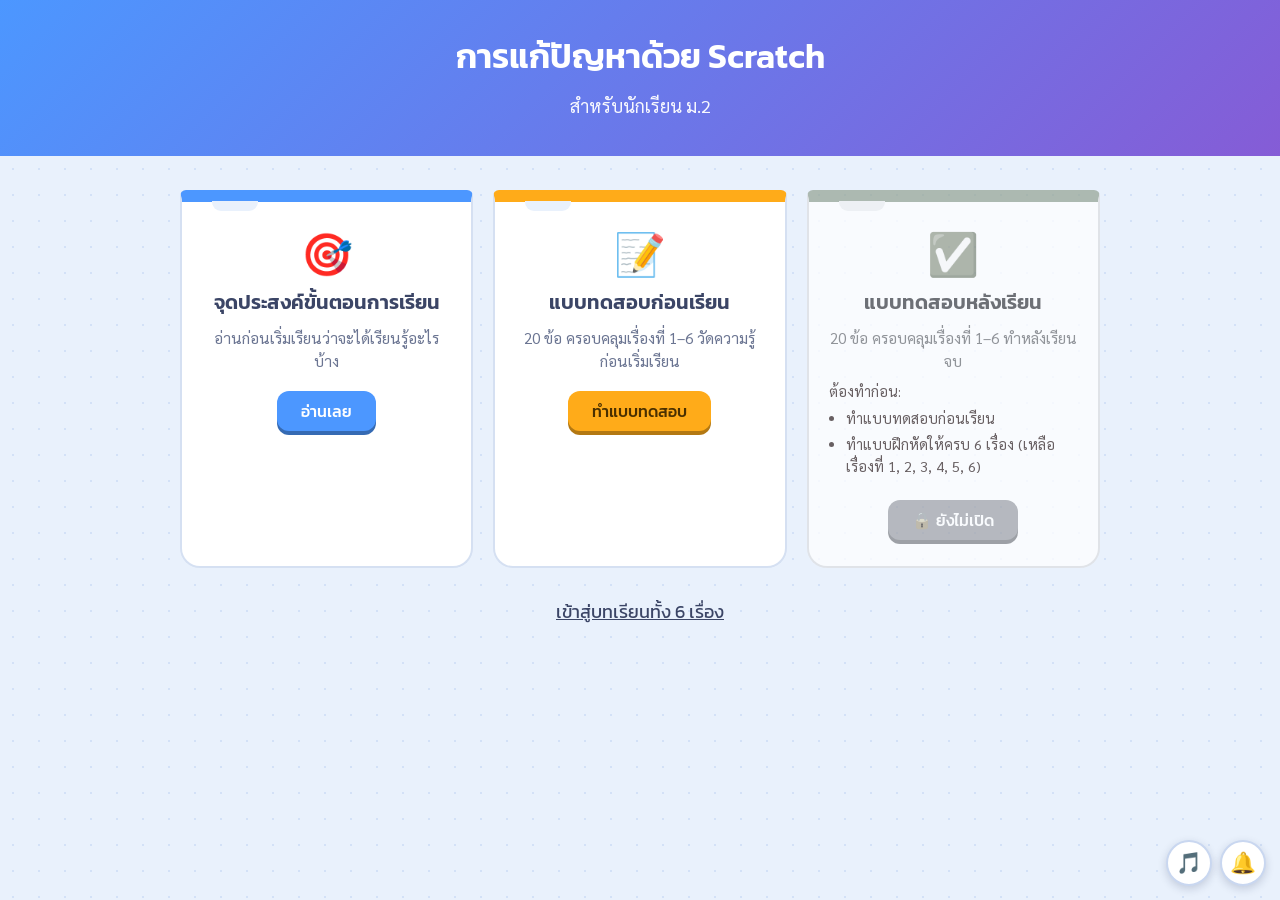
<file: index.html>
<!DOCTYPE html>
<html lang="th">
<head>
<meta charset="UTF-8">
<meta name="viewport" content="width=device-width, initial-scale=1.0">
<title>การแก้ปัญหาด้วย Scratch สำหรับนักเรียน ม.2</title>
<link rel="stylesheet" href="scratch.css">
<script src="gate.js"></script>
<style>
  .tiles{display:grid;grid-template-columns:repeat(3,1fr);gap:20px;max-width:920px;margin:34px auto 0;padding:0 16px}
  a.tile{
    margin:0;max-width:none;display:flex;flex-direction:column;align-items:center;text-align:center;
    gap:8px;padding:30px 20px 26px;text-decoration:none;color:var(--ink);cursor:pointer;
    transition:transform .12s;
  }
  a.tile:hover,a.tile:focus-visible{transform:translateY(-4px)}
  a.tile:focus-visible{outline:3px solid var(--unit);outline-offset:4px}
  a.tile .icon{font-size:2.6rem;line-height:1}
  a.tile h2{font-size:1.25rem;margin:4px 0 0}
  a.tile .desc{font-size:.95rem;line-height:1.5;color:var(--muted)}
  a.tile .go{
    margin-top:10px;padding:8px 24px;border-radius:12px;background:var(--unit);color:var(--unit-ink);
    font:500 1rem 'Kanit',sans-serif;box-shadow:0 4px 0 color-mix(in srgb,var(--unit) 70%,#000);
  }
  .t1{--unit:#4C97FF;--unit-ink:#fff}
  .t2{--unit:#FFAB19;--unit-ink:#4A3000}
  .t3{--unit:#59C059;--unit-ink:#0B3D0B}
  a.tile.locked{cursor:not-allowed;filter:grayscale(.85);opacity:.75}
  a.tile.locked:hover{transform:none}
  a.tile.locked .go{background:#9AA7C4;color:#fff;box-shadow:0 4px 0 #7A86A3}
  .lock-note{display:none;font-size:.9rem;line-height:1.5;color:#7A1F1F;text-align:left}
  a.tile.locked .lock-note{display:block}
  .lock-note ul{margin:4px 0 0;padding-left:1.2em}
  .skip{text-align:center;margin:28px 0 60px}
  .skip a{color:var(--ink);font-family:'Kanit',sans-serif}

  dialog{
    --unit:#4C97FF;--unit-ink:#fff;
    width:calc(100% - 32px);max-width:640px;padding:0;color:var(--ink);background:#fff;
    font:18px/1.7 'Sarabun',sans-serif;
    border:2px solid var(--line);border-top:12px solid var(--unit);border-radius:6px 6px 20px 20px;
  }
  dialog::backdrop{background:rgba(30,40,80,.55)}
  .dlg-body{padding:26px 32px 28px}
  .dlg-body h2{margin:0 0 .4em}
  .dlg-body h3{margin:1.2em 0 .3em}
  .dlg-body ul,.dlg-body ol{margin:0;padding-left:1.3em}
  .dlg-body li{margin:.3em 0}
  .unit-list{display:flex;flex-direction:column;gap:10px;margin-top:14px}
  .unit-list a{
    --c:#4C97FF;display:block;padding:10px 18px;border:2px solid var(--c);border-radius:12px;
    color:var(--ink);text-decoration:none;font:500 1rem 'Kanit',sans-serif;background:#fff;
  }
  .unit-list a:nth-child(2){--c:#9966FF}.unit-list a:nth-child(3){--c:#FFAB19}
  .unit-list a:nth-child(4){--c:#CF63CF}.unit-list a:nth-child(5){--c:#FFBF00}.unit-list a:nth-child(6){--c:#EC5959}
  .unit-list a:hover,.unit-list a:focus-visible{background:color-mix(in srgb,var(--c) 18%,#fff)}
  .dlg-foot{text-align:right}
  @media (max-width:760px){.tiles{grid-template-columns:1fr}}
</style>
</head>
<body>

<header>
  <h1>การแก้ปัญหาด้วย Scratch</h1>
  <p>สำหรับนักเรียน ม.2</p>
</header>

<main class="tiles">
  <a class="card tile t1" href="#" id="openObjectives" role="button">
    <div class="icon" aria-hidden="true">🎯</div>
    <h2>จุดประสงค์ขั้นตอนการเรียน</h2>
    <span class="desc">อ่านก่อนเริ่มเรียนว่าจะได้เรียนรู้อะไรบ้าง</span>
    <span class="go">อ่านเลย</span>
  </a>

  <a class="card tile t2" href="test.html?type=pre">
    <div class="icon" aria-hidden="true">📝</div>
    <h2>แบบทดสอบก่อนเรียน</h2>
    <span class="desc">20 ข้อ ครอบคลุมเรื่องที่ 1–6 วัดความรู้ก่อนเริ่มเรียน</span>
    <span class="go">ทำแบบทดสอบ</span>
  </a>

  <a class="card tile t3" id="postTile" href="test.html?type=post">
    <div class="icon" aria-hidden="true">✅</div>
    <h2>แบบทดสอบหลังเรียน</h2>
    <span class="desc">20 ข้อ ครอบคลุมเรื่องที่ 1–6 ทำหลังเรียนจบ</span>
    <span class="lock-note" id="lockNote"></span>
    <span class="go" id="postGo">ทำแบบทดสอบ</span>
  </a>
</main>

<p class="skip"><a href="lesson.html">เข้าสู่บทเรียนทั้ง 6 เรื่อง</a></p>

<!-- ป๊อปอัปจุดประสงค์ (แก้ข้อความได้ตามต้องการ) -->
<dialog id="objectivesDialog" aria-labelledby="objTitle">
  <div class="dlg-body">
    <h2 id="objTitle">จุดประสงค์ของบทเรียนออนไลน์ Scratch</h2>
    <p>บทเรียนนี้ช่วยให้นักเรียนเรียนรู้การเขียนโปรแกรมด้วย Scratch ได้ด้วยตนเอง ทบทวนได้ทุกที่ทุกเวลา</p>

    <h3>เมื่อเรียนจบ นักเรียนสามารถ</h3>
    <ol>
      <li>อธิบายความหมายของโปรแกรม Scratch และเรียกชื่อส่วนหลักบนหน้าจอได้</li>
      <li>บอกหน้าที่ของเวที คลังบล็อกคำสั่ง พื้นที่เขียนโค้ด แท็บต่าง ๆ และรายการตัวละครได้</li>
      <li>เลือกใช้บล็อกควบคุม เช่น forever, repeat และ wait ได้</li>
      <li>เพิ่ม เปลี่ยนชุดแต่งกาย และลบตัวละคร รวมทั้งเปลี่ยนฉากหลังได้</li>
      <li>เลือกบล็อกเริ่มต้นการทำงานให้เหมาะกับสถานการณ์ได้</li>
      <li>ใช้บล็อก stop เพื่อหยุดการทำงานของสคริปต์หรือจบเกมได้</li>
    </ol>

    <h3>ขั้นตอนการเรียนในแต่ละเรื่อง</h3>
    <ol>
      <li>กรอกชื่อและเลขที่</li>
      <li>ทำแบบทดสอบก่อนเรียน</li>
      <li>อ่านเนื้อหาและดูวิดีโอ</li>
      <li>ทำแบบทดสอบหลังเรียน</li>
      <li>ตอบแบบประเมินความพึงพอใจ</li>
    </ol>
    <div class="dlg-foot"><button type="button" data-close>ปิด</button></div>
  </div>
</dialog>

<script>
  var postTile = document.getElementById('postTile');
function refreshLock() {
  var s = postTestStatus(), locked = !s.unlocked;
  postTile.classList.toggle('locked', locked);
  postTile.setAttribute('aria-disabled', locked ? 'true' : 'false');
  document.getElementById('postGo').textContent = locked ? '🔒 ยังไม่เปิด' : 'ทำแบบทดสอบ';
  var note = document.getElementById('lockNote');
  note.innerHTML = locked
    ? 'ต้องทำก่อน:<ul>' + postTestNeeds(s).map(function (t) { return '<li>' + t + '</li>'; }).join('') + '</ul>'
    : '';
}
postTile.addEventListener('click', function (e) {
  if (postTile.classList.contains('locked')) e.preventDefault();
});
refreshLock();
window.addEventListener('pageshow', refreshLock);
  var objDlg = document.getElementById('objectivesDialog');

  document.getElementById('openObjectives').addEventListener('click', function (e) {
    e.preventDefault(); objDlg.showModal();
  });

  document.querySelectorAll('[data-close]').forEach(function (b) {
    b.addEventListener('click', function () { b.closest('dialog').close(); });
  });
  objDlg.addEventListener('click', function (e) { if (e.target === objDlg) objDlg.close(); });
</script>
<script src="sound.js"></script> 
</body>
</html>
</file>
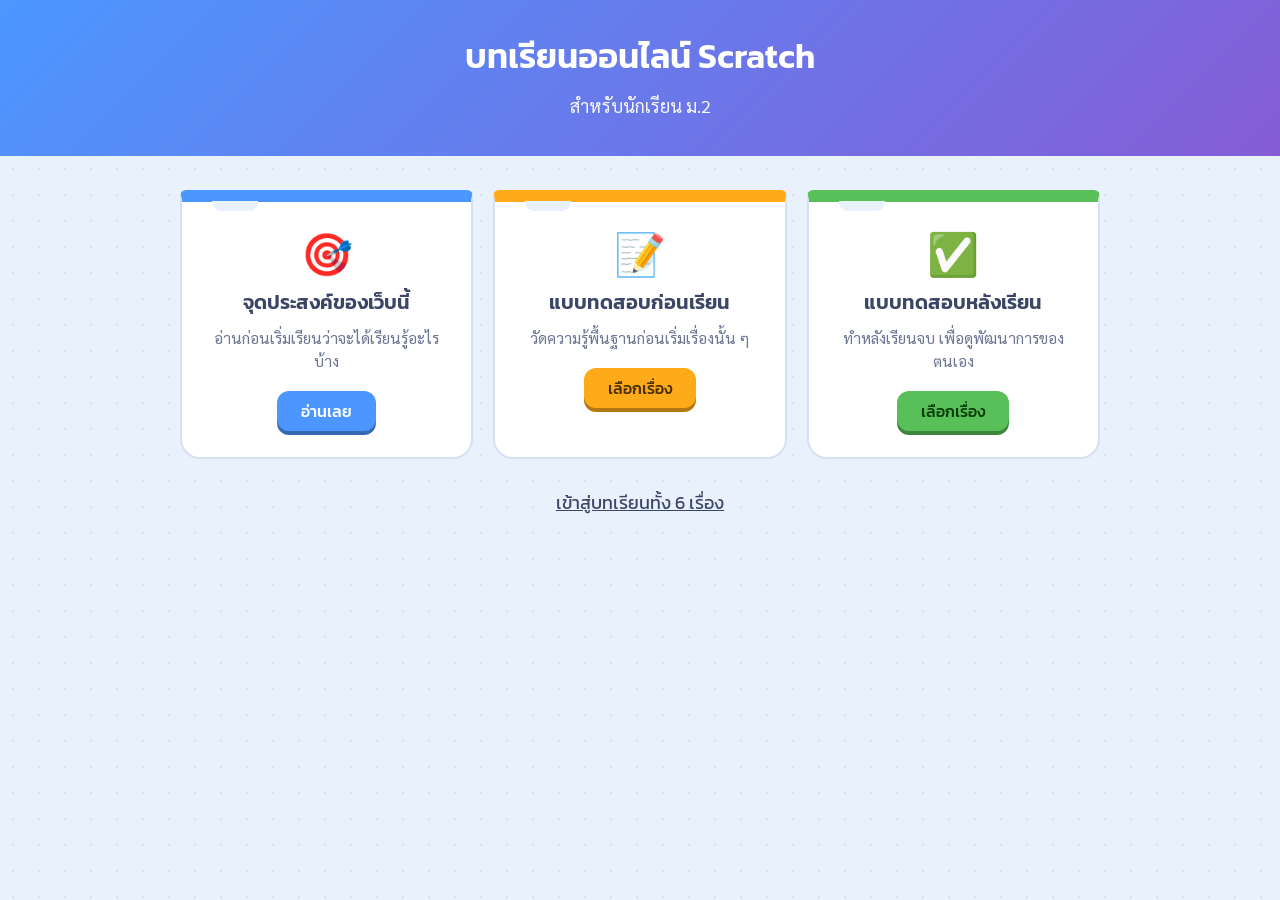
<file: index 2.html>
<!DOCTYPE html>
<html lang="th">
<head>
<meta charset="UTF-8">
<meta name="viewport" content="width=device-width, initial-scale=1.0">
<title>บทเรียนออนไลน์ Scratch สำหรับนักเรียน ม.2</title>
<link rel="stylesheet" href="scratch.css">
<style>
  .tiles{display:grid;grid-template-columns:repeat(3,1fr);gap:20px;max-width:920px;margin:34px auto 0;padding:0 16px}
  a.tile{
    margin:0;max-width:none;display:flex;flex-direction:column;align-items:center;text-align:center;
    gap:8px;padding:30px 20px 26px;text-decoration:none;color:var(--ink);cursor:pointer;
    transition:transform .12s;
  }
  a.tile:hover,a.tile:focus-visible{transform:translateY(-4px)}
  a.tile:focus-visible{outline:3px solid var(--unit);outline-offset:4px}
  a.tile .icon{font-size:2.6rem;line-height:1}
  a.tile h2{font-size:1.25rem;margin:4px 0 0}
  a.tile .desc{font-size:.95rem;line-height:1.5;color:var(--muted)}
  a.tile .go{
    margin-top:10px;padding:8px 24px;border-radius:12px;background:var(--unit);color:var(--unit-ink);
    font:500 1rem 'Kanit',sans-serif;box-shadow:0 4px 0 color-mix(in srgb,var(--unit) 70%,#000);
  }
  .t1{--unit:#4C97FF;--unit-ink:#fff}
  .t2{--unit:#FFAB19;--unit-ink:#4A3000}
  .t3{--unit:#59C059;--unit-ink:#0B3D0B}
  .skip{text-align:center;margin:28px 0 60px}
  .skip a{color:var(--ink);font-family:'Kanit',sans-serif}

  dialog{
    --unit:#4C97FF;--unit-ink:#fff;
    width:calc(100% - 32px);max-width:640px;padding:0;color:var(--ink);background:#fff;
    font:18px/1.7 'Sarabun',sans-serif;
    border:2px solid var(--line);border-top:12px solid var(--unit);border-radius:6px 6px 20px 20px;
  }
  dialog::backdrop{background:rgba(30,40,80,.55)}
  .dlg-body{padding:26px 32px 28px}
  .dlg-body h2{margin:0 0 .4em}
  .dlg-body h3{margin:1.2em 0 .3em}
  .dlg-body ul,.dlg-body ol{margin:0;padding-left:1.3em}
  .dlg-body li{margin:.3em 0}
  .unit-list{display:flex;flex-direction:column;gap:10px;margin-top:14px}
  .unit-list a{
    --c:#4C97FF;display:block;padding:10px 18px;border:2px solid var(--c);border-radius:12px;
    color:var(--ink);text-decoration:none;font:500 1rem 'Kanit',sans-serif;background:#fff;
  }
  .unit-list a:nth-child(2){--c:#9966FF}.unit-list a:nth-child(3){--c:#FFAB19}
  .unit-list a:nth-child(4){--c:#CF63CF}.unit-list a:nth-child(5){--c:#FFBF00}.unit-list a:nth-child(6){--c:#EC5959}
  .unit-list a:hover,.unit-list a:focus-visible{background:color-mix(in srgb,var(--c) 18%,#fff)}
  .dlg-foot{text-align:right}
  @media (max-width:760px){.tiles{grid-template-columns:1fr}}
</style>
</head>
<body>

<header>
  <h1>บทเรียนออนไลน์ Scratch</h1>
  <p>สำหรับนักเรียน ม.2</p>
</header>

<main class="tiles">
  <a class="card tile t1" href="#" id="openObjectives" role="button">
    <div class="icon" aria-hidden="true">🎯</div>
    <h2>จุดประสงค์ของเว็บนี้</h2>
    <span class="desc">อ่านก่อนเริ่มเรียนว่าจะได้เรียนรู้อะไรบ้าง</span>
    <span class="go">อ่านเลย</span>
  </a>

  <a class="card tile t2" href="#" data-pick="pre" role="button">
    <div class="icon" aria-hidden="true">📝</div>
    <h2>แบบทดสอบก่อนเรียน</h2>
    <span class="desc">วัดความรู้พื้นฐานก่อนเริ่มเรื่องนั้น ๆ</span>
    <span class="go">เลือกเรื่อง</span>
  </a>

  <a class="card tile t3" href="#" data-pick="post" role="button">
    <div class="icon" aria-hidden="true">✅</div>
    <h2>แบบทดสอบหลังเรียน</h2>
    <span class="desc">ทำหลังเรียนจบ เพื่อดูพัฒนาการของตนเอง</span>
    <span class="go">เลือกเรื่อง</span>
  </a>
</main>

<p class="skip"><a href="lesson.html">เข้าสู่บทเรียนทั้ง 6 เรื่อง</a></p>

<!-- ป๊อปอัปจุดประสงค์ (แก้ข้อความได้ตามต้องการ) -->
<dialog id="objectivesDialog" aria-labelledby="objTitle">
  <div class="dlg-body">
    <h2 id="objTitle">จุดประสงค์ของบทเรียนออนไลน์ Scratch</h2>
    <p>บทเรียนนี้ช่วยให้นักเรียนเรียนรู้การเขียนโปรแกรมด้วย Scratch ได้ด้วยตนเอง ทบทวนได้ทุกที่ทุกเวลา</p>

    <h3>เมื่อเรียนจบ นักเรียนสามารถ</h3>
    <ol>
      <li>อธิบายความหมายของโปรแกรม Scratch และเรียกชื่อส่วนหลักบนหน้าจอได้</li>
      <li>บอกหน้าที่ของเวที คลังบล็อกคำสั่ง พื้นที่เขียนโค้ด แท็บต่าง ๆ และรายการตัวละครได้</li>
      <li>เลือกใช้บล็อกควบคุม เช่น forever, repeat และ wait ได้</li>
      <li>เพิ่ม เปลี่ยนชุดแต่งกาย และลบตัวละคร รวมทั้งเปลี่ยนฉากหลังได้</li>
      <li>เลือกบล็อกเริ่มต้นการทำงานให้เหมาะกับสถานการณ์ได้</li>
      <li>ใช้บล็อก stop เพื่อหยุดการทำงานของสคริปต์หรือจบเกมได้</li>
    </ol>

    <h3>ขั้นตอนการเรียนในแต่ละเรื่อง</h3>
    <ol>
      <li>กรอกชื่อและเลขที่</li>
      <li>ทำแบบทดสอบก่อนเรียน</li>
      <li>อ่านเนื้อหาและดูวิดีโอ</li>
      <li>ทำแบบทดสอบหลังเรียน</li>
      <li>ตอบแบบประเมินความพึงพอใจ</li>
    </ol>
    <div class="dlg-foot"><button type="button" data-close>ปิด</button></div>
  </div>
</dialog>

<!-- ป๊อปอัปเลือกเรื่อง สำหรับแบบทดสอบก่อน/หลังเรียน -->
<dialog id="pickDialog" aria-labelledby="pickTitle">
  <div class="dlg-body">
    <h2 id="pickTitle">เลือกเรื่อง</h2>
    <div class="unit-list" id="unitList">
      <a data-unit="1" href="#">เรื่องที่ 1 ความหมายของโปรแกรม Scratch</a>
      <a data-unit="2" href="#">เรื่องที่ 2 ส่วนประกอบหน้าต่าง</a>
      <a data-unit="3" href="#">เรื่องที่ 3 ประเภทบล็อกคำสั่ง</a>
      <a data-unit="4" href="#">เรื่องที่ 4 การสร้างตัวละครและฉาก</a>
      <a data-unit="5" href="#">เรื่องที่ 5 คำสั่งเริ่มต้นการทำงาน</a>
      <a data-unit="6" href="#">เรื่องที่ 6 คำสั่งหยุดการทำงาน</a>
    </div>
    <div class="dlg-foot"><button type="button" data-close>ปิด</button></div>
  </div>
</dialog>

<script>
  var objDlg = document.getElementById('objectivesDialog');
  var pickDlg = document.getElementById('pickDialog');

  document.getElementById('openObjectives').addEventListener('click', function (e) {
    e.preventDefault(); objDlg.showModal();
  });

  document.querySelectorAll('[data-pick]').forEach(function (tile) {
    tile.addEventListener('click', function (e) {
      e.preventDefault();
      var mode = tile.dataset.pick; // pre หรือ post
      document.getElementById('pickTitle').textContent =
        mode === 'pre' ? 'แบบทดสอบก่อนเรียน: เลือกเรื่อง' : 'แบบทดสอบหลังเรียน: เลือกเรื่อง';
      document.querySelectorAll('#unitList a').forEach(function (a) {
        a.href = 'lesson.html?unit=' + a.dataset.unit + '&view=' + mode;
      });
      pickDlg.showModal();
    });
  });

  document.querySelectorAll('[data-close]').forEach(function (b) {
    b.addEventListener('click', function () { b.closest('dialog').close(); });
  });
  [objDlg, pickDlg].forEach(function (d) {
    d.addEventListener('click', function (e) { if (e.target === d) d.close(); });
  });
</script>
</body>
</html>
</file>
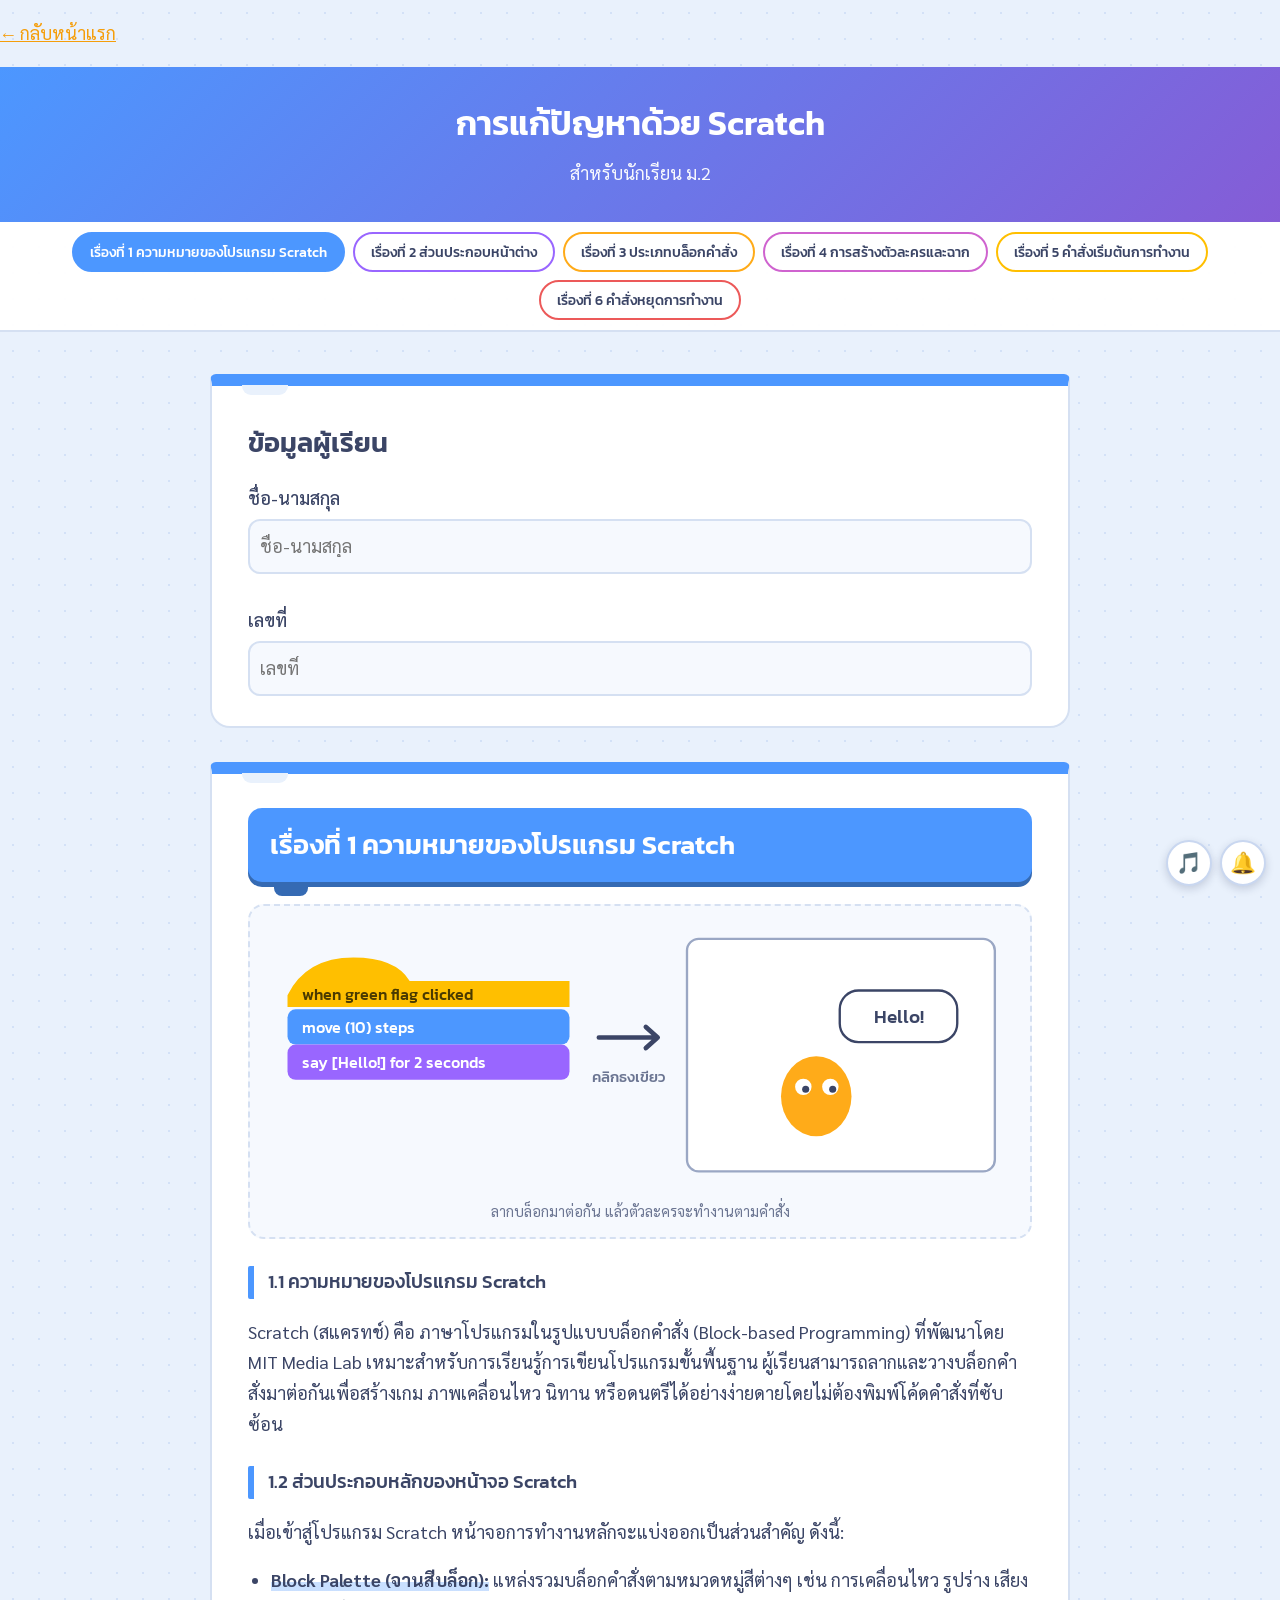
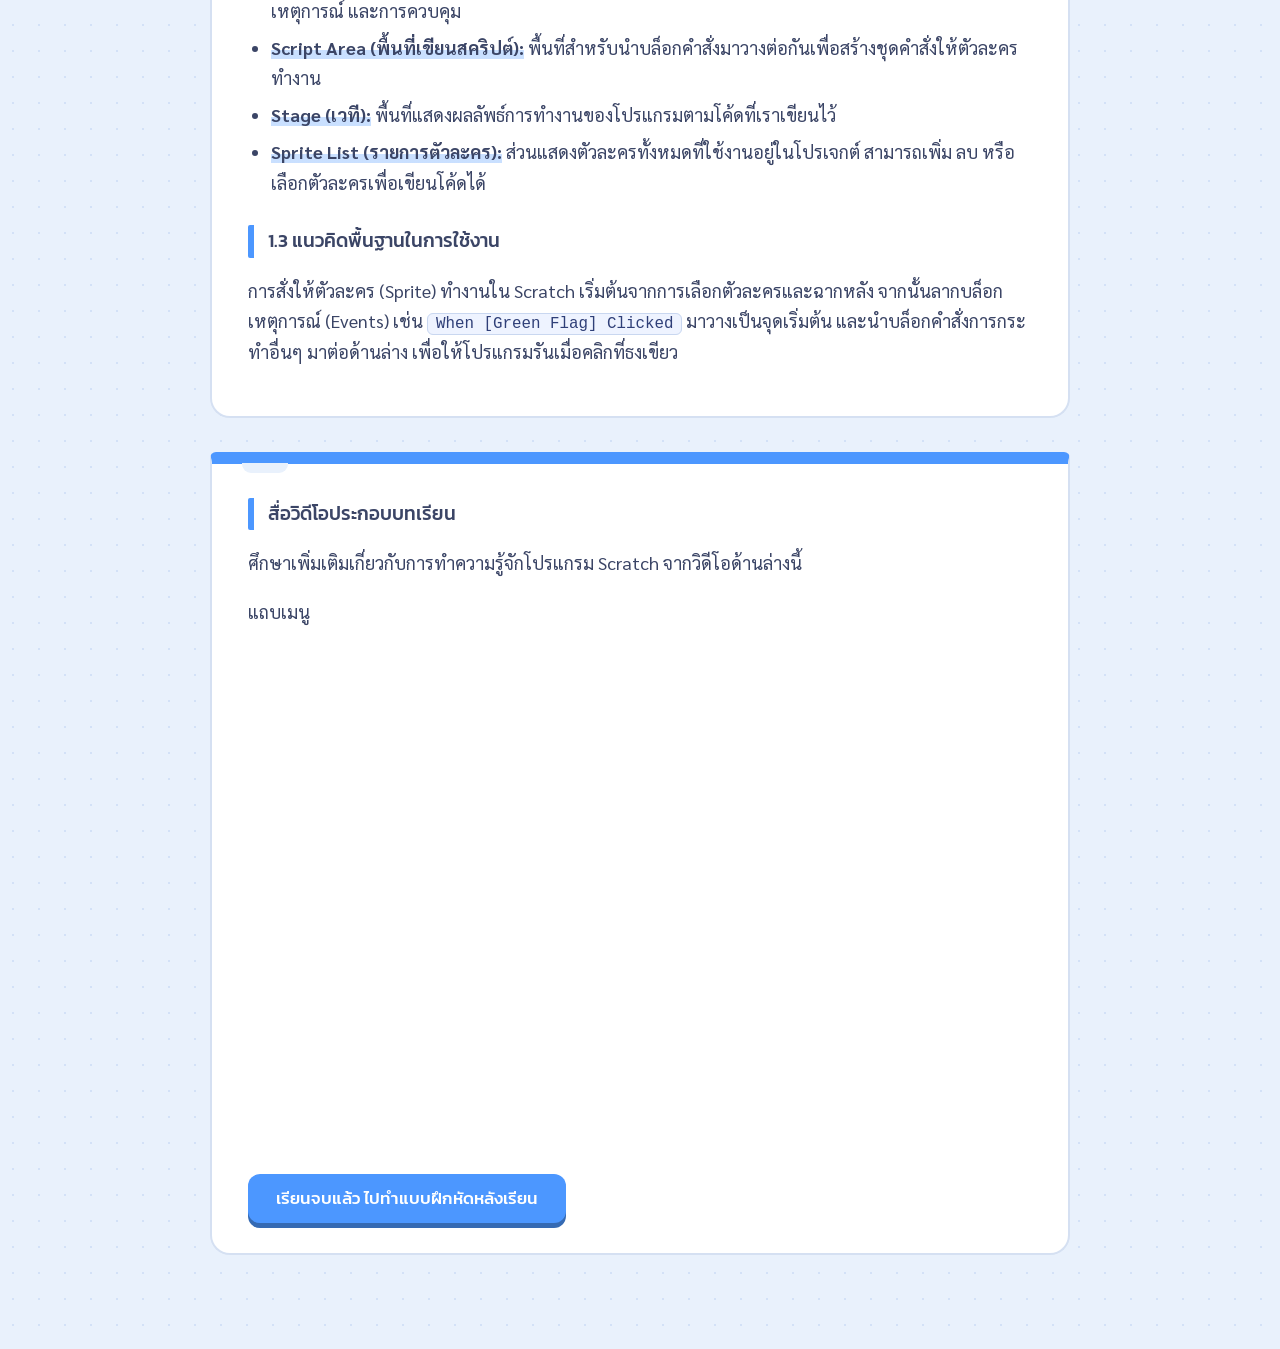
<file: lesson.html>
<!DOCTYPE html>
<html lang="th">
<head>
<meta charset="UTF-8">
<meta name="viewport" content="width=device-width, initial-scale=1.0">
<title>บทเรียน Scratch (เรื่องที่ 1-6)</title>
<link rel="stylesheet" href="scratch.css">
<p><a href="index.html" style="color:#F59E0B">← กลับหน้าแรก</a></p>  
</head>
<body>

    
<header>
<h1>การแก้ปัญหาด้วย Scratch</h1>
<p>สำหรับนักเรียน ม.2 </p>
</header>

<div class="unit-nav" id="unitNav">
    <button class="unit-btn active" onclick="switchUnit(1)">เรื่องที่ 1 ความหมายของโปรแกรม Scratch</button>
    <button class="unit-btn" onclick="switchUnit(2)">เรื่องที่ 2 ส่วนประกอบหน้าต่าง</button>
    <button class="unit-btn" onclick="switchUnit(3)">เรื่องที่ 3 ประเภทบล็อกคำสั่ง</button>
    <button class="unit-btn" onclick="switchUnit(4)">เรื่องที่ 4 การสร้างตัวละครและฉาก</button>
    <button class="unit-btn" onclick="switchUnit(5)">เรื่องที่ 5 คำสั่งเริ่มต้นการทำงาน</button>
    <button class="unit-btn" onclick="switchUnit(6)">เรื่องที่ 6 คำสั่งหยุดการทำงาน</button>
</div>

<div class="container">
    <div class="card">
        <h2>ข้อมูลผู้เรียน</h2>
        <label>ชื่อ-นามสกุล</label>
        <input id="name" type="text" placeholder="ชื่อ-นามสกุล" style="width:100%;padding:10px;box-sizing:border-box;">
        <br><br>
        <label>เลขที่</label>
        <input id="number" type="number" placeholder="เลขที่" style="width:100%;padding:10px;box-sizing:border-box;">
    </div>
    
    <!-- ================= เนื้อหาบทเรียน ================= -->
    <div class="card" id="u1lesson" style="display:none;">
    <h2>เรื่องที่ 1 ความหมายของโปรแกรม Scratch</h2>
    <h3>1.1 ความหมายของโปรแกรม Scratch</h3>
    <p>Scratch (สแครทช์) คือ ภาษาโปรแกรมในรูปแบบบล็อกคำสั่ง (Block-based Programming) ที่พัฒนาโดย MIT Media Lab เหมาะสำหรับการเรียนรู้การเขียนโปรแกรมขั้นพื้นฐาน ผู้เรียนสามารถลากและวางบล็อกคำสั่งมาต่อกันเพื่อสร้างเกม ภาพเคลื่อนไหว นิทาน หรือดนตรีได้อย่างง่ายดายโดยไม่ต้องพิมพ์โค้ดคำสั่งที่ซับซ้อน</p>

    <h3>1.2 ส่วนประกอบหลักของหน้าจอ Scratch</h3>
    <p>เมื่อเข้าสู่โปรแกรม Scratch หน้าจอการทำงานหลักจะแบ่งออกเป็นส่วนสำคัญ ดังนี้:</p>
    <ul>
        <li><strong>Block Palette (จานสีบล็อก):</strong> แหล่งรวมบล็อกคำสั่งตามหมวดหมู่สีต่างๆ เช่น การเคลื่อนไหว รูปร่าง เสียง เหตุการณ์ และการควบคุม</li>
        <li><strong>Script Area (พื้นที่เขียนสคริปต์):</strong> พื้นที่สำหรับนำบล็อกคำสั่งมาวางต่อกันเพื่อสร้างชุดคำสั่งให้ตัวละครทำงาน</li>
        <li><strong>Stage (เวที):</strong> พื้นที่แสดงผลลัพธ์การทำงานของโปรแกรมตามโค้ดที่เราเขียนไว้</li>
        <li><strong>Sprite List (รายการตัวละคร):</strong> ส่วนแสดงตัวละครทั้งหมดที่ใช้งานอยู่ในโปรเจกต์ สามารถเพิ่ม ลบ หรือเลือกตัวละครเพื่อเขียนโค้ดได้</li>
    </ul>

    <h3>1.3 แนวคิดพื้นฐานในการใช้งาน</h3>
    <p>การสั่งให้ตัวละคร (Sprite) ทำงานใน Scratch เริ่มต้นจากการเลือกตัวละครและฉากหลัง จากนั้นลากบล็อกเหตุการณ์ (Events) เช่น <code>When [Green Flag] Clicked</code> มาวางเป็นจุดเริ่มต้น และนำบล็อกคำสั่งการกระทำอื่นๆ มาต่อด้านล่าง เพื่อให้โปรแกรมรันเมื่อคลิกที่ธงเขียว</p>
    </div>

    <div class="card" id="u1lesson2" style="display:none;">
    <h3>สื่อวิดีโอประกอบบทเรียน</h3>
    <p>ศึกษาเพิ่มเติมเกี่ยวกับการทำความรู้จักโปรแกรม Scratch จากวิดีโอด้านล่างนี้</p>
    <p>แถบเมนู</p>    
    <iframe width="100%" height="315" src="https://drive.google.com/file/d/1Imt_7iwK6FMS3oG3ZxiDhzzlTr-MvxZa/preview" frameborder="0" allowfullscreen></iframe>    
    <br><br>
    <button onclick="finishLesson(1)">เรียนจบแล้ว ไปทำแบบฝึกหัดหลังเรียน</button>
    </div>
    <!-- เรื่องที่ 1 -->
    <div id="unit1-content" class="unit-section active">
        <div class="card">
            <h3>แบบฝึกหัดหลังเรียน (เรื่องที่ 1 ความหมายของโปรแกรม Scratch)</h3>
    <p>1. สัญลักษณ์หรือมาสคอต (Mascot) ประจำโปรแกรม Scratch คือสัตว์ชนิดใด</p>
    <input type="radio" name="u1pre1" value="0"> หมี <br>
    <input type="radio" name="u1pre1" value="0"> สุนัข <br>
    <input type="radio" name="u1pre1" value="1"> แมว <br>
    <input type="radio" name="u1pre1" value="0"> นกฮูก <br>

    <p>2. พื้นที่ส่วนใดในหน้าจอโปรแกรม Scratch ที่ใช้สำหรับแสดงผลลัพธ์ของโปรแกรม (ตัวละครเคลื่อนไหวตามคำสั่ง)</p>
    <input type="radio" name="u1pre2" value="1"> เวที (Stage)<br>
    <input type="radio" name="u1pre2" value="0"> พื้นที่เขียนโค้ด (Script Area)<br>
    <input type="radio" name="u1pre2" value="0"> จานสีบล็อก (Block Palette)<br>
    <input type="radio" name="u1pre2" value="0"> รายการตัวละคร (Sprite List)<br>

    <p>3. พื้นที่ส่วนใดที่ใช้สำหรับจัดวางและต่อบล็อกคำสั่งเพื่อสั่งให้ตัวละครทำงาน</p>
    <input type="radio" name="u1pre3" value="0"> เวที (Stage)<br>
    <input type="radio" name="u1pre3" value="1"> พื้นที่เขียนสคริปต์ (Script Area)<br>
    <input type="radio" name="u1pre3" value="0"> แถบเมนูไฟล์ (Menu Bar)<br>
    <input type="radio" name="u1pre3" value="0"> หน้าต่างคลังภาพ (Costumes Library)<br>

    <p>4. ปุ่มธงสีเขียว (Green Flag) ในโปรแกรม Scratch มีหน้าที่หลักทำอะไร</p>
    <input type="radio" name="u1pre4" value="0"> ขยายหน้าจอเวทีให้เป็นเต็มจอ (Full Screen)<br>
    <input type="radio" name="u1pre4" value="0"> หยุดการทำงานของโปรแกรมทั้งหมดทันที<br>
    <input type="radio" name="u1pre4" value="0"> บันทึกชิ้นงานลงในคอมพิวเตอร์<br>
    <input type="radio" name="u1pre4" value="1"> เริ่มต้นการทำงานของโปรแกรมหรือสคริปต์ที่สร้างไว้<br>

    <p>5. ปุ่มสีแดง (Stop Sign) มีหน้าที่ตรงกับข้อใด</p>
    <input type="radio" name="u1pre5" value="1"> หยุดการทำงานของโปรแกรม<br>
    <input type="radio" name="u1pre5" value="0"> ลบตัวละครทิ้ง<br>
    <input type="radio" name="u1pre5" value="0"> เริ่มต้นเกมใหม่<br>
    <input type="radio" name="u1pre5" value="0"> สลับฉากหลัง<br>

    <br>
    <button onclick="pretest(1)">ส่งคำตอบ</button>
    <p id="u1preScore" class="result"></p>
    </div>

    <!-- ================= แบบประเมินความพึงพอใจ ================= -->
    <div class="card" id="u1survey" style="display:none;">
    <h3>แบบประเมินความพึงพอใจ</h3>
    <section>
    <h2>แบบประเมินความพึงพอใจของนักเรียน</h2>
    <form>
    <p>1. เนื้อหา บทเรียน หรือกิจกรรมบนเว็บไซต์มีความถูกต้อง ชัดเจน และตรงตามวัตถุประสงค์การเรียนรู้</p>
    <label><input type="radio" name="u1q1" value="5"> มากที่สุด</label><br>
    <label><input type="radio" name="u1q1" value="4"> มาก</label><br>
    <label><input type="radio" name="u1q1" value="3"> ปานกลาง</label><br>
    <label><input type="radio" name="u1q1" value="2"> น้อย</label><br>
    <label><input type="radio" name="u1q1" value="1"> น้อยที่สุด</label>

    <p>2. ภาษาและเนื้อหามีความเหมาะสมกับระดับชั้นของผู้เรียน</p>
    <label><input type="radio" name="u1q2" value="5"> มากที่สุด</label><br>
    <label><input type="radio" name="u1q2" value="4"> มาก</label><br>
    <label><input type="radio" name="u1q2" value="3"> ปานกลาง</label><br>
    <label><input type="radio" name="u1q2" value="2"> น้อย</label><br>
    <label><input type="radio" name="u1q2" value="1"> น้อยที่สุด</label>

    <p>3. การเรียงลำดับเนื้อหาหรือขั้นตอนบทเรียนมีความต่อเนื่อง เข้าใจง่าย ไม่สับสน</p>
    <label><input type="radio" name="u1q3" value="5"> มากที่สุด</label><br>
    <label><input type="radio" name="u1q3" value="4"> มาก</label><br>
    <label><input type="radio" name="u1q3" value="3"> ปานกลาง</label><br>
    <label><input type="radio" name="u1q3" value="2"> น้อย</label><br>
    <label><input type="radio" name="u1q3" value="1"> น้อยที่สุด</label>

    <p>4. หน้าตาเว็บไซต์ (UI) มีความสวยงาม สีสันสบายตา และดึงดูดความสนใจ</p>
    <label><input type="radio" name="u1q4" value="5"> มากที่สุด</label><br>
    <label><input type="radio" name="u1q4" value="4"> มาก</label><br>
    <label><input type="radio" name="u1q4" value="3"> ปานกลาง</label><br>
    <label><input type="radio" name="u1q4" value="2"> น้อย</label><br>
    <label><input type="radio" name="u1q4" value="1"> น้อยที่สุด</label>

    <p>5. ขนาดและรูปแบบตัวอักษรมีความอ่านง่าย ชัดเจน ทุกอุปกรณ์</p>
    <label><input type="radio" name="u1q5" value="5"> มากที่สุด</label><br>
    <label><input type="radio" name="u1q5" value="4"> มาก</label><br>
    <label><input type="radio" name="u1q5" value="3"> ปานกลาง</label><br>
    <label><input type="radio" name="u1q5" value="2"> น้อย</label><br>
    <label><input type="radio" name="u1q5" value="1"> น้อยที่สุด</label>
        
    <p>6. เมนู ปุ่มกด และลิงก์ต่างๆ ใช้งานง่าย ไม่ซับซ้อน และตอบสนองได้ดี</p>
    <label><input type="radio" name="u1q6" value="5"> มากที่สุด</label><br>
    <label><input type="radio" name="u1q6" value="4"> มาก</label><br>
    <label><input type="radio" name="u1q6" value="3"> ปานกลาง</label><br>
    <label><input type="radio" name="u1q6" value="2"> น้อย</label><br>
    <label><input type="radio" name="u1q6" value="1"> น้อยที่สุด</label>
        
    <p>7. เว็บไซต์โหลดหน้าจอได้เร็ว ลิงก์ไม่เสีย วิดีโอ/สื่อต่างๆ เล่นได้ปกติ ไม่มีอาการกระตุกหรือค้าง</p>
    <label><input type="radio" name="u1q7" value="5"> มากที่สุด</label><br>
    <label><input type="radio" name="u1q7" value="4"> มาก</label><br>
    <label><input type="radio" name="u1q7" value="3"> ปานกลาง</label><br>
    <label><input type="radio" name="u1q7" value="2"> น้อย</label><br>
    <label><input type="radio" name="u1q7" value="1"> น้อยที่สุด</label>
        
    <p>8. เว็บไซต์หรือกิจกรรมช่วยกระตุ้นความอยากเรียนรู้และทำให้ผู้เรียนสนุกสนาน</p>
    <label><input type="radio" name="u1q8" value="5"> มากที่สุด</label><br>
    <label><input type="radio" name="u1q8" value="4"> มาก</label><br>
    <label><input type="radio" name="u1q8" value="3"> ปานกลาง</label><br>
    <label><input type="radio" name="u1q8" value="2"> น้อย</label><br>
    <label><input type="radio" name="u1q8" value="1"> น้อยที่สุด</label>
        
    <p>9. ช่วยส่งเสริมทักษะการแก้ปัญหา การคิดเชิงคำนวณ หรือทักษะตามเป้าหมายของบทเรียน</p>
    <label><input type="radio" name="u1q9" value="5"> มากที่สุด</label><br>
    <label><input type="radio" name="u1q9" value="4"> มาก</label><br>
    <label><input type="radio" name="u1q9" value="3"> ปานกลาง</label><br>
    <label><input type="radio" name="u1q9" value="2"> น้อย</label><br>
    <label><input type="radio" name="u1q9" value="1"> น้อยที่สุด</label>
        
    <p>10. สามารถนำความรู้หรือทักษะที่ได้จากเว็บไซต์นี้ไปต่อยอดในการเรียน หรือการปฏิบัติจริงได้</p>
    <label><input type="radio" name="u1q10" value="5"> มากที่สุด</label><br>
    <label><input type="radio" name="u1q10" value="4"> มาก</label><br>
    <label><input type="radio" name="u1q10" value="3"> ปานกลาง</label><br>
    <label><input type="radio" name="u1q10" value="2"> น้อย</label><br>
    <label><input type="radio" name="u1q10" value="1"> น้อยที่สุด</label>
        
    <br><br>
    <button type="button" onclick="finish(1)">ส่งคำตอบ</button>
    <p id="u1finish"></p>
    </form>
    </section>
    </div>
</div>

 <!-- เนื้อหาบทเรียน -->
  <div class="card" id="u2lesson" style="display:none;">
    <h2>เรื่องที่ 2 ส่วนประกอบของหน้าต่างโปรแกรม Scratch</h2>

    <h3>2.1 แถบเมนู (Menu Bar)</h3>
    <p><strong>แถบเมนู</strong> อยู่ด้านบนสุดของโปรแกรม ประกอบด้วยเมนู <strong>File</strong> (สร้าง เปิด และบันทึกโปรเจกต์) เมนู <strong>Edit</strong> และปุ่มเปลี่ยนภาษา</p>

    <h3>2.2 เวที (Stage)</h3>
    <p><strong>เวที</strong> คือพื้นที่แสดงผลการทำงานของโปรแกรม เช่น ตัวละครเคลื่อนไหวหรือพูดโต้ตอบ ด้านบนเวทีมีปุ่มควบคุม 2 ปุ่ม</p>
    <ul>
      <li><strong>ธงสีเขียว (Green Flag)</strong>: เริ่มต้นการทำงานของโปรแกรม</li>
      <li><strong>ปุ่มวงกลมสีแดง (Stop)</strong>: หยุดการทำงานของโปรแกรมทั้งหมด</li>
    </ul>

    <h3>2.3 คลังบล็อกคำสั่ง (Block Palette)</h3>
    <p><strong>คลังบล็อกคำสั่ง</strong> อยู่ตรงกลางหน้าจอ รวบรวมบล็อกคำสั่งแยกตามหมวดหมู่ตามสี เช่น Motion, Looks, Sound, Events, Control ใช้เลือกบล็อกไปสร้างโปรแกรม</p>

    <h3>2.4 พื้นที่เขียนโค้ด (Code Area)</h3>
    <p><strong>พื้นที่เขียนโค้ด</strong> คือพื้นที่ที่ใช้ลากบล็อกคำสั่งจากคลังบล็อกมาต่อกันเพื่อสร้างชุดคำสั่งให้ตัวละครทำงาน</p>

    <h3>2.5 แท็บสำหรับจัดการตัวละคร</h3>
    <ul>
      <li><code>Code (โค้ด)</code>: เขียนชุดคำสั่ง</li>
      <li><code>Costumes (ชุดแต่งกาย)</code>: เปลี่ยนรูปร่างหน้าตาหรือวาดชุดแต่งกายใหม่ให้ตัวละคร</li>
      <li><code>Sounds (เสียง)</code>: เพิ่มหรืออัดเสียงให้ตัวละคร</li>
    </ul>

    <h3>2.6 รายการตัวละคร (Sprite List)</h3>
    <p><strong>รายการตัวละคร</strong> อยู่มุมขวาล่างของหน้าต่าง แสดงตัวละครทั้งหมดในโปรเจกต์ และใช้เลือกตัวละครที่ต้องการแก้ไข</p>

    <h3>2.7 ปุ่มเพิ่มส่วนขยาย (Extensions)</h3>
    <p>ปุ่มสัญลักษณ์ที่<strong>มุมซ้ายล่าง</strong>ของหน้าต่างโปรแกรม ใช้เพิ่มส่วนขยาย เช่น ปากกา (Pen) และข้อความเป็นเสียงพูด (Text to Speech)</p>
  </div>

  <div class="card" id="u2lesson2" style="display:none;">
    <h3>สื่อวิดีโอประกอบบทเรียน</h3>
    <p>ศึกษาเพิ่มเติมเกี่ยวกับส่วนประกอบของหน้าต่างโปรแกรม Scratch จากวิดีโอด้านล่างนี้</p>
    <p>เวที</p>
    <iframe width="100%" height="315" src="https://drive.google.com/file/d/1digzezHLLA-vFRR8dt9nXIqUPwrgjTnu/preview" frameborder="0" allowfullscreen></iframe>
    <p>หน้าต่างเวที</p>
    <iframe width="100%" height="315" src="https://drive.google.com/file/d/1TaWlacqdXm9hE2_vTT0ssf64lOah0YKd/preview" frameborder="0" allowfullscreen></iframe>
    <br><br>
    <button onclick="finishLesson(2)">เรียนจบแล้ว ไปทำแบบฝึกหัดหลังเรียน</button>
  </div>
    
<div id="unit2-content" class="unit-section">
    <div class="card">
    <h3>แบบฝึกหัดหลังเรียน (เรื่องที่ 2 ส่วนประกอบของหน้าต่างโปรแกรม Scratch)</h3>
    <p>1. พื้นที่ที่ใช้ลากบล็อกคำสั่งมาต่อกันเพื่อสร้างชุดคำสั่ง เรียกว่าอะไร</p>
    <input type="radio" name="u2pre1" value="1"> พื้นที่เขียนโค้ด (Code Area)<br>
    <input type="radio" name="u2pre1" value="0"> เวที (Stage)<br>
    <input type="radio" name="u2pre1" value="0"> รายการตัวละคร (Sprite List)<br>
    <input type="radio" name="u2pre1" value="0"> แท็บเสียง (Sounds)<br>

    <p>2. หากต้องการเปลี่ยนรูปร่างหน้าตาหรือวาดชุดแต่งกายใหม่ให้ตัวละคร ต้องเลือกแท็บใด</p>
    <input type="radio" name="u2pre2" value="0"> Code (โค้ด)<br>
    <input type="radio" name="u2pre2" value="1"> Costumes (ชุดแต่งกาย)<br>
    <input type="radio" name="u2pre2" value="0"> Sounds (เสียง)<br>
    <input type="radio" name="u2pre2" value="0"> Backdrops (ฉากหลัง)<br>

    <p>3. หากต้องการเพิ่มหรืออัดเสียงให้ตัวละคร ต้องเลือกแท็บใด</p>
    <input type="radio" name="u2pre3" value="0"> Code (โค้ด)<br>
    <input type="radio" name="u2pre3" value="0"> Costumes (ชุดแต่งกาย)<br>
    <input type="radio" name="u2pre3" value="1"> Sounds (เสียง)<br>
    <input type="radio" name="u2pre3" value="0"> Extensions (ส่วนขยาย)<br>

    <p>4. ปุ่มธงสีเขียว (Green Flag) ที่อยู่เหนือเวทีมีหน้าที่อะไร</p>
    <input type="radio" name="u2pre4" value="0"> ลบตัวละครออกจากเวที<br>
    <input type="radio" name="u2pre4" value="0"> หยุดการทำงานของโปรแกรม<br>
    <input type="radio" name="u2pre4" value="0"> บันทึกโปรเจกต์ลงเครื่อง<br>
    <input type="radio" name="u2pre4" value="1"> เริ่มต้นการทำงานของโปรแกรม<br>

    <p>5. ปุ่มวงกลมสีแดง (Stop) ที่อยู่เหนือเวทีมีหน้าที่อะไร</p>
    <input type="radio" name="u2pre5" value="1"> หยุดการทำงานของโปรแกรมทั้งหมด<br>
    <input type="radio" name="u2pre5" value="0"> เริ่มการทำงานของโปรแกรม<br>
    <input type="radio" name="u2pre5" value="0"> ขยายเวทีให้เต็มจอ<br>
    <input type="radio" name="u2pre5" value="0"> เพิ่มตัวละครใหม่<br>

    <br>
    <button onclick="pretest(2)">ส่งคำตอบ</button>
    <p id="u2preScore" class="result"></p>
  </div>

  <!-- แบบประเมินความพึงพอใจ -->
  <div class="card" id="u2survey" style="display:none;">
    <h3>แบบประเมินความพึงพอใจ</h3>
    <p>1. เนื้อหา บทเรียน หรือกิจกรรมบนเว็บไซต์มีความถูกต้อง ชัดเจน และตรงตามวัตถุประสงค์การเรียนรู้</p>
    <label><input type="radio" name="u2q1" value="5"> มากที่สุด</label><br>
    <label><input type="radio" name="u2q1" value="4"> มาก</label><br>
    <label><input type="radio" name="u2q1" value="3"> ปานกลาง</label><br>
    <label><input type="radio" name="u2q1" value="2"> น้อย</label><br>
    <label><input type="radio" name="u2q1" value="1"> น้อยที่สุด</label>

    <p>2. ภาษาและเนื้อหามีความเหมาะสมกับระดับชั้นของผู้เรียน</p>
    <label><input type="radio" name="u2q2" value="5"> มากที่สุด</label><br>
    <label><input type="radio" name="u2q2" value="4"> มาก</label><br>
    <label><input type="radio" name="u2q2" value="3"> ปานกลาง</label><br>
    <label><input type="radio" name="u2q2" value="2"> น้อย</label><br>
    <label><input type="radio" name="u2q2" value="1"> น้อยที่สุด</label>

    <p>3. การเรียงลำดับเนื้อหาหรือขั้นตอนบทเรียนมีความต่อเนื่อง เข้าใจง่าย ไม่สับสน</p>
    <label><input type="radio" name="u2q3" value="5"> มากที่สุด</label><br>
    <label><input type="radio" name="u2q3" value="4"> มาก</label><br>
    <label><input type="radio" name="u2q3" value="3"> ปานกลาง</label><br>
    <label><input type="radio" name="u2q3" value="2"> น้อย</label><br>
    <label><input type="radio" name="u2q3" value="1"> น้อยที่สุด</label>

    <p>4. หน้าตาเว็บไซต์ (UI) มีความสวยงาม สีสันสบายตา และดึงดูดความสนใจ</p>
    <label><input type="radio" name="u2q4" value="5"> มากที่สุด</label><br>
    <label><input type="radio" name="u2q4" value="4"> มาก</label><br>
    <label><input type="radio" name="u2q4" value="3"> ปานกลาง</label><br>
    <label><input type="radio" name="u2q4" value="2"> น้อย</label><br>
    <label><input type="radio" name="u2q4" value="1"> น้อยที่สุด</label>

    <p>5. ขนาดและรูปแบบตัวอักษรมีความอ่านง่าย ชัดเจน ทุกอุปกรณ์</p>
    <label><input type="radio" name="u2q5" value="5"> มากที่สุด</label><br>
    <label><input type="radio" name="u2q5" value="4"> มาก</label><br>
    <label><input type="radio" name="u2q5" value="3"> ปานกลาง</label><br>
    <label><input type="radio" name="u2q5" value="2"> น้อย</label><br>
    <label><input type="radio" name="u2q5" value="1"> น้อยที่สุด</label>
        
    <p>6. เมนู ปุ่มกด และลิงก์ต่างๆ ใช้งานง่าย ไม่ซับซ้อน และตอบสนองได้ดี</p>
    <label><input type="radio" name="u2q6" value="5"> มากที่สุด</label><br>
    <label><input type="radio" name="u2q6" value="4"> มาก</label><br>
    <label><input type="radio" name="u2q6" value="3"> ปานกลาง</label><br>
    <label><input type="radio" name="u2q6" value="2"> น้อย</label><br>
    <label><input type="radio" name="u2q6" value="1"> น้อยที่สุด</label>
        
    <p>7. เว็บไซต์โหลดหน้าจอได้เร็ว ลิงก์ไม่เสีย วิดีโอ/สื่อต่างๆ เล่นได้ปกติ ไม่มีอาการกระตุกหรือค้าง</p>
    <label><input type="radio" name="u2q7" value="5"> มากที่สุด</label><br>
    <label><input type="radio" name="u2q7" value="4"> มาก</label><br>
    <label><input type="radio" name="u2q7" value="3"> ปานกลาง</label><br>
    <label><input type="radio" name="u2q7" value="2"> น้อย</label><br>
    <label><input type="radio" name="u2q7" value="1"> น้อยที่สุด</label>
        
    <p>8. เว็บไซต์หรือกิจกรรมช่วยกระตุ้นความอยากเรียนรู้และทำให้ผู้เรียนสนุกสนาน</p>
    <label><input type="radio" name="u2q8" value="5"> มากที่สุด</label><br>
    <label><input type="radio" name="u2q8" value="4"> มาก</label><br>
    <label><input type="radio" name="u2q8" value="3"> ปานกลาง</label><br>
    <label><input type="radio" name="u2q8" value="2"> น้อย</label><br>
    <label><input type="radio" name="u2q8" value="1"> น้อยที่สุด</label>
        
    <p>9. ช่วยส่งเสริมทักษะการแก้ปัญหา การคิดเชิงคำนวณ หรือทักษะตามเป้าหมายของบทเรียน</p>
    <label><input type="radio" name="u2q9" value="5"> มากที่สุด</label><br>
    <label><input type="radio" name="u2q9" value="4"> มาก</label><br>
    <label><input type="radio" name="u2q9" value="3"> ปานกลาง</label><br>
    <label><input type="radio" name="u2q9" value="2"> น้อย</label><br>
    <label><input type="radio" name="u2q9" value="1"> น้อยที่สุด</label>
        
    <p>10. สามารถนำความรู้หรือทักษะที่ได้จากเว็บไซต์นี้ไปต่อยอดในการเรียน หรือการปฏิบัติจริงได้</p>
    <label><input type="radio" name="u2q10" value="5"> มากที่สุด</label><br>
    <label><input type="radio" name="u2q10" value="4"> มาก</label><br>
    <label><input type="radio" name="u2q10" value="3"> ปานกลาง</label><br>
    <label><input type="radio" name="u2q10" value="2"> น้อย</label><br>
    <label><input type="radio" name="u2q10" value="1"> น้อยที่สุด</label>
      
    <br><br>
    <button type="button" onclick="finish(2)">ส่งคำตอบ</button>
    <p id="u2finish"></p>
  </div>
</div>

  <!-- เนื้อหาบทเรียน เรื่องที่ 3 -->
  <div class="card" id="u3lesson" style="display:none;">
    <h2>เรื่องที่ 3 ประเภทของบล็อกคำสั่ง</h2>
    <h3>3.1 ความหมายของคำสั่งควบคุมการทำงาน</h3>
    <p>กลุ่มคำสั่งควบคุม (Control Blocks) เป็นบล็อกคำสั่งที่มีสีส้ม ใช้สำหรับควบคุมลำดับการทำงานของโปรแกรม การสร้างเงื่อนไขทางเลือก การทำซ้ำ (Loop) รวมถึงการจัดการเวลาและการหยุดการทำงาน เพื่อให้โปรแกรมเป็นไปตามตรรกะที่ต้องการ</p>

    <h3>3.2 คำสั่งเริ่มต้นการทำงาน (When Green Flag Clicked)</h3>
    <p>เป็นคำสั่งเหตุการณ์ (Events - สีน้ำตาลอ่อน/ส้มอมเหลือง) ที่ทำหน้าที่เป็นจุดเริ่มต้นหลักของโปรแกรม เมื่อผู้ใช้คลิกที่สัญลักษณ์ธงเขียวที่มุมบนของเวที ชุดคำสั่งที่ต่ออยู่ด้านล่างจะเริ่มทำงานทันที</p>

    <h3>3.3 คำสั่งการทำซ้ำ (Loop)</h3>
    <p>ใช้สำหรับสั่งให้บล็อกคำสั่งภายในทำงานซ้ำๆ กันหลายครั้ง ช่วยลดความซ้ำซ้อนในการต่อบล็อก คำสั่งที่นิยมใช้ ได้แก่ <code>repeat ( )</code> สำหรับทำซ้ำตามจำนวนครั้งที่กำหนด และ <code>forever</code> สำหรับทำซ้ำไม่รู้จบ</p>

    <h3>3.4 คำสั่งการหน่วงเวลา (Wait)</h3>
    <p>ใช้คำสั่ง <code>wait ( ) secs</code> เพื่อหน่วงเวลาหรือหยุดรอการทำงานตามระยะเวลาที่เป็นวินาทีที่กำหนด ช่วยให้การแสดงผลแอนิเมชันหรือขั้นตอนการทำงานมีความราบรื่นและดูเป็นธรรมชาติมากขึ้น</p>

    <h3>3.5 การใช้คำสั่งหยุดการทำงาน (Stop)</h3>
    <p>ใช้บล็อก <code>stop ( )</code> เพื่อยุติการทำงานของโปรแกรม สามารถเลือกรูปแบบการหยุดได้ เช่น หยุดสคริปต์ทั้งหมด (all) หรือหยุดเฉพาะสคริปต์นี้ (this script) เพื่อควบคุมการจบการทำงานของตัวละครหรือเกมได้อย่างแม่นยำ</p>
  </div>

  <div class="card" id="u3lesson2" style="display:none;">
    <h3>สื่อวิดีโอประกอบบทเรียน</h3>
    <p>ศึกษาเพิ่มเติมเกี่ยวกับการควบคุมการทำงานในโปรแกรม Scratch จากวิดีโอด้านล่างนี้</p>
    <iframe width="100%" height="315" src="https://drive.google.com/file/d/106OaKeZKA3GroDymr2g3XmhPMA4vbR1I/preview" frameborder="0" allowfullscreen></iframe>
    <br><br>
    <button onclick="finishLesson(3)">เรียนจบแล้ว ไปทำแบบฝึกหัดหลังเรียน</button>
  </div>

    
<div id="unit3-content" class="unit-section">
  <!-- แบบฝึกหัดหลังเรียน เรื่องที่ 3 -->
  <div class="card">
    <h3>แบบฝึกหัดหลังเรียน (เรื่องที่ 3 ประเภทของบล็อกคำสั่ง)</h3>
    <p>1. หมวดหมู่บล็อกคำสั่งควบคุม (Control) ในโปรแกรม Scratch มีลักษณะและหน้าที่เด่นอย่างไร</p>
    <input type="radio" name="u3pre1" value="1"> ใช้สำหรับควบคุมลำดับการทำงาน เงื่อนไข และการทำซ้ำของโปรแกรม<br>
    <input type="radio" name="u3pre1" value="0"> ใช้สำหรับเปลี่ยนสีชุดตัวละครและฉากหลัง<br>
    <input type="radio" name="u3pre1" value="0"> ใช้สำหรับคำนวณทางคณิตศาสตร์และตัวเลข<br>
    <input type="radio" name="u3pre1" value="0"> ใช้สำหรับบันทึกเสียงและดนตรีประกอบ<br>

    <p>2. บล็อกคำสั่งเริ่มต้นการทำงานเมื่อคลิกธงเขียว (When Green Flag Clicked) อยู่ในหมวดหมู่ใด</p>
    <input type="radio" name="u3pre2" value="0"> Control (ควบคุม)<br>
    <input type="radio" name="u3pre2" value="1"> Events (เหตุการณ์)<br>
    <input type="radio" name="u3pre2" value="0"> Motion (การเคลื่อนไหว)<br>
    <input type="radio" name="u3pre2" value="0"> Looks (รูปร่าง)<br>

    <p>3. ข้อใดคือประโยชน์ของการใช้บล็อกการหน่วงเวลา (Wait)</p>
    <input type="radio" name="u3pre3" value="0"> ช่วยลดขนาดไฟล์ของโปรเจกต์ Scratch<br>
    <input type="radio" name="u3pre3" value="0"> ช่วยเพิ่มความเร็วในการประมวลผลของโค้ดให้สูงขึ้น<br>
    <input type="radio" name="u3pre3" value="1"> ช่วยให้การแสดงผลแอนิเมชันหรือเหตุการณ์มีความต่อเนื่องและไม่เร็วเกินไป<br>
    <input type="radio" name="u3pre3" value="0"> ทำให้ไม่ต้องใช้บล็อกคำสั่งการเคลื่อนไหว<br>

    <p>4. หากต้องการหยุดการทำงานของสคริปต์เฉพาะตัวละครนี้หรือหยุดทั้งหมด ต้องใช้กลุ่มคำสั่งใด</p>
    <input type="radio" name="u3pre4" value="0"> green flag clicked<br>
    <input type="radio" name="u3pre4" value="0"> wait ( ) secs<br>
    <input type="radio" name="u3pre4" value="0"> repeat until<br>
    <input type="radio" name="u3pre4" value="1"> stop (all / this script)<br>

    <p>5. หากต้องการให้ตัวละครเดินไปข้างหน้า 10 ก้าว สลับกับการหยุดรอ 1 วินาที วนซ้ำแบบนี้ไปเรื่อยๆ ควรเลือกใช้บล็อกใดร่วมกัน</p>
    <input type="radio" name="u3pre5" value="1"> forever, move steps, และ wait secs<br>
    <input type="radio" name="u3pre5" value="0"> stop all และ go to x y<br>
    <input type="radio" name="u3pre5" value="0"> turn degrees และ say for secs<br>
    <input type="radio" name="u3pre5" value="0"> point in direction และ set size<br>
    <br>
      
    <button onclick="pretest(3)">ส่งคำตอบ</button>
    <p id="u3preScore" class="result"></p>
  </div>

  <!-- แบบประเมินความพึงพอใจ เรื่องที่ 3 -->
  <div class="card" id="u3survey" style="display:none;">
    <h3>แบบประเมินความพึงพอใจ (เรื่องที่ 3)</h3>
    <p>1. เนื้อหา บทเรียน หรือกิจกรรมบนเว็บไซต์มีความถูกต้อง ชัดเจน และตรงตามวัตถุประสงค์การเรียนรู้</p>
    <label><input type="radio" name="u3q1" value="5"> มากที่สุด</label><br>
    <label><input type="radio" name="u3q1" value="4"> มาก</label><br>
    <label><input type="radio" name="u3q1" value="3"> ปานกลาง</label><br>
    <label><input type="radio" name="u3q1" value="2"> น้อย</label><br>
    <label><input type="radio" name="u3q1" value="1"> น้อยที่สุด</label>

    <p>2. ภาษาและเนื้อหามีความเหมาะสมกับระดับชั้นของผู้เรียน</p>
    <label><input type="radio" name="u3q2" value="5"> มากที่สุด</label><br>
    <label><input type="radio" name="u3q2" value="4"> มาก</label><br>
    <label><input type="radio" name="u3q2" value="3"> ปานกลาง</label><br>
    <label><input type="radio" name="u3q2" value="2"> น้อย</label><br>
    <label><input type="radio" name="u3q2" value="1"> น้อยที่สุด</label>

    <p>3. การเรียงลำดับเนื้อหาหรือขั้นตอนบทเรียนมีความต่อเนื่อง เข้าใจง่าย ไม่สับสน</p>
    <label><input type="radio" name="u3q3" value="5"> มากที่สุด</label><br>
    <label><input type="radio" name="u3q3" value="4"> มาก</label><br>
    <label><input type="radio" name="u3q3" value="3"> ปานกลาง</label><br>
    <label><input type="radio" name="u3q3" value="2"> น้อย</label><br>
    <label><input type="radio" name="u3q3" value="1"> น้อยที่สุด</label>

    <p>4. หน้าตาเว็บไซต์ (UI) มีความสวยงาม สีสันสบายตา และดึงดูดความสนใจ</p>
    <label><input type="radio" name="u3q4" value="5"> มากที่สุด</label><br>
    <label><input type="radio" name="u3q4" value="4"> มาก</label><br>
    <label><input type="radio" name="u3q4" value="3"> ปานกลาง</label><br>
    <label><input type="radio" name="u3q4" value="2"> น้อย</label><br>
    <label><input type="radio" name="u3q4" value="1"> น้อยที่สุด</label>

    <p>5. ขนาดและรูปแบบตัวอักษรมีความอ่านง่าย ชัดเจน ทุกอุปกรณ์</p>
    <label><input type="radio" name="u3q5" value="5"> มากที่สุด</label><br>
    <label><input type="radio" name="u3q5" value="4"> มาก</label><br>
    <label><input type="radio" name="u3q5" value="3"> ปานกลาง</label><br>
    <label><input type="radio" name="u3q5" value="2"> น้อย</label><br>
    <label><input type="radio" name="u3q5" value="1"> น้อยที่สุด</label>
        
    <p>6. เมนู ปุ่มกด และลิงก์ต่างๆ ใช้งานง่าย ไม่ซับซ้อน และตอบสนองได้ดี</p>
    <label><input type="radio" name="u3q6" value="5"> มากที่สุด</label><br>
    <label><input type="radio" name="u3q6" value="4"> มาก</label><br>
    <label><input type="radio" name="u3q6" value="3"> ปานกลาง</label><br>
    <label><input type="radio" name="u3q6" value="2"> น้อย</label><br>
    <label><input type="radio" name="u3q6" value="1"> น้อยที่สุด</label>
        
    <p>7. เว็บไซต์โหลดหน้าจอได้เร็ว ลิงก์ไม่เสีย วิดีโอ/สื่อต่างๆ เล่นได้ปกติ ไม่มีอาการกระตุกหรือค้าง</p>
    <label><input type="radio" name="u3q7" value="5"> มากที่สุด</label><br>
    <label><input type="radio" name="u3q7" value="4"> มาก</label><br>
    <label><input type="radio" name="u3q7" value="3"> ปานกลาง</label><br>
    <label><input type="radio" name="u3q7" value="2"> น้อย</label><br>
    <label><input type="radio" name="u3q7" value="1"> น้อยที่สุด</label>
        
    <p>8. เว็บไซต์หรือกิจกรรมช่วยกระตุ้นความอยากเรียนรู้และทำให้ผู้เรียนสนุกสนาน</p>
    <label><input type="radio" name="u3q8" value="5"> มากที่สุด</label><br>
    <label><input type="radio" name="u3q8" value="4"> มาก</label><br>
    <label><input type="radio" name="u3q8" value="3"> ปานกลาง</label><br>
    <label><input type="radio" name="u3q8" value="2"> น้อย</label><br>
    <label><input type="radio" name="u3q8" value="1"> น้อยที่สุด</label>
        
    <p>9. ช่วยส่งเสริมทักษะการแก้ปัญหา การคิดเชิงคำนวณ หรือทักษะตามเป้าหมายของบทเรียน</p>
    <label><input type="radio" name="u3q9" value="5"> มากที่สุด</label><br>
    <label><input type="radio" name="u3q9" value="4"> มาก</label><br>
    <label><input type="radio" name="u3q9" value="3"> ปานกลาง</label><br>
    <label><input type="radio" name="u3q9" value="2"> น้อย</label><br>
    <label><input type="radio" name="u3q9" value="1"> น้อยที่สุด</label>
        
    <p>10. สามารถนำความรู้หรือทักษะที่ได้จากเว็บไซต์นี้ไปต่อยอดในการเรียน หรือการปฏิบัติจริงได้</p>
    <label><input type="radio" name="u3q10" value="5"> มากที่สุด</label><br>
    <label><input type="radio" name="u3q10" value="4"> มาก</label><br>
    <label><input type="radio" name="u3q10" value="3"> ปานกลาง</label><br>
    <label><input type="radio" name="u3q10" value="2"> น้อย</label><br>
    <label><input type="radio" name="u3q10" value="1"> น้อยที่สุด</label>
    <br><br>
    <button type="button" onclick="finish(3)">ส่งคำตอบ</button>
    <p id="u3finish"></p>
  </div>
</div>

    <!-- ================= เนื้อหาบทเรียน ================= -->
<div class="card" id="u4lesson" style="display:none;">
    <h2>เรื่องที่ 4 การสร้างตัวละคร (Sprite) และฉาก (Stage)</h2>

    <h3>4.1 ความหมายของตัวละคร (Sprite)</h3>
    <p>ตัวละคร (Sprite) คือ วัตถุหรือตัวละครที่อยู่บนเวทีของโปรแกรม Scratch สามารถเคลื่อนที่ เปลี่ยนรูปร่าง ส่งเสียง และทำงานตามที่เราสั่งด้วยบล็อกคำสั่งได้ ในหนึ่งโปรเจกต์สามารถมีตัวละครได้หลายตัว และตัวละครแต่ละตัวจะมีชุดคำสั่งเป็นของตัวเอง</p>

    <h3>4.2 การเพิ่มตัวละครใหม่</h3>
    <p>การเพิ่มตัวละครทำได้โดยคลิกปุ่มเลือกตัวละครที่ <strong>รายการตัวละคร (Sprite List)</strong> มุมขวาล่างของหน้าต่าง มี 4 วิธี ได้แก่</p>
    <ul>
      <li><strong>Choose a Sprite</strong>: เลือกตัวละครสำเร็จรูปจากคลังตัวละคร</li>
      <li><strong>Paint</strong>: วาดตัวละครขึ้นมาเอง</li>
      <li><strong>Surprise</strong>: สุ่มตัวละครจากคลัง</li>
      <li><strong>Upload Sprite</strong>: อัปโหลดรูปภาพจากเครื่องคอมพิวเตอร์มาใช้เป็นตัวละคร</li>
    </ul>

    <h3>4.3 การเปลี่ยนรูปร่างและการลบตัวละคร</h3>
    <p>หากต้องการเปลี่ยนรูปร่างหน้าตาของตัวละคร ให้เลือกแท็บ <strong>Costumes (ชุดแต่งกาย)</strong> เพื่อวาดแก้ไขหรือเพิ่มชุดแต่งกายใหม่ ตัวละครหนึ่งตัวมีได้หลายชุดแต่งกาย และใช้บล็อก <code>next costume</code> เพื่อสลับไปชุดถัดไป ทำให้ตัวละครดูเหมือนมีท่าทางเคลื่อนไหว</p>
    <p>หากต้องการลบตัวละครที่ไม่ใช้งาน ให้คลิกขวาที่ตัวละครในรายการตัวละครแล้วเลือก <strong>delete</strong> หรือกดสัญลักษณ์ถังขยะที่มุมของตัวละคร</p>

    <h3>4.4 ความหมายของฉาก (Stage)</h3>
    <p>ฉาก (Stage) คือ พื้นที่แสดงผลและเป็นฉากหลังของตัวละครในโปรเจกต์ ทุกโปรเจกต์มีฉากอยู่แล้ว 1 ฉาก ไม่ต้องสร้างเพิ่ม</p>

    <h3>4.5 การเปลี่ยนฉากหลัง</h3>
    <p>เมื่อคลิกที่ฉาก (Stage) แล้วเลือกแท็บ <strong>Backdrops (ฉากหลัง)</strong> จะสามารถเลือก วาด หรืออัปโหลดภาพฉากหลังได้ และสามารถใช้บล็อก <code>next backdrop</code> เพื่อเปลี่ยนไปยังฉากหลังภาพถัดไป</p>

    <h3>4.6 ความแตกต่างระหว่างตัวละครกับฉาก</h3>
    <ul>
      <li><strong>ตัวละคร (Sprite)</strong>: เคลื่อนที่ได้ มีบล็อก Motion เพิ่มได้หลายตัว และใช้แท็บ Costumes</li>
      <li><strong>ฉาก (Stage)</strong>: ไม่สามารถเคลื่อนที่ได้ ไม่มีบล็อก Motion มีได้ 1 ฉากต่อโปรเจกต์ (แต่มีฉากหลังได้หลายภาพ) และใช้แท็บ Backdrops</li>
    </ul>
</div>

<div class="card" id="u4lesson2" style="display:none;">
    <h3>สื่อวิดีโอประกอบบทเรียน</h3>
    <p>ศึกษาเพิ่มเติมเกี่ยวกับการสร้างตัวละครและฉากในโปรแกรม Scratch จากวิดีโอด้านล่างนี้</p>
    <p>ตัวละคร</p>
    <iframe width="100%" height="315" src="https://drive.google.com/file/d/1N_ApIxG5mGLHBVWgBHLVXNtqBo3kp4CP/preview" frameborder="0" allowfullscreen></iframe>
    <p>คอสตูม</p>
     <iframe width="100%" height="315" src="https://drive.google.com/file/d/1anwxKDtBKN1JO3mmOEnqf0Disom-imPy/preview" frameborder="0" allowfullscreen></iframe>
    <br><br>
    <button onclick="finishLesson(4)">เรียนจบแล้ว ไปทำแบบฝึกหัดหลังเรียน</button>
</div>

    
<div id="unit4-content" class="unit-section">
        <div class="card">
    <h3>แบบฝึกหัดหลังเรียน (เรื่องที่ 4 การสร้างตัวละคร (Sprite) และฉาก (Stage))</h3>
    <p>1. ข้อใดให้ความหมายของ "ตัวละคร (Sprite)" ในโปรแกรม Scratch ได้ถูกต้องที่สุด</p>
    <input type="radio" name="u4pre1" value="1"> วัตถุหรือตัวละครที่อยู่บนเวทีและสามารถสั่งให้ทำงานด้วยบล็อกคำสั่งได้<br>
    <input type="radio" name="u4pre1" value="0"> ภาพพื้นหลังของเวทีที่ไม่สามารถเคลื่อนที่ได้<br>
    <input type="radio" name="u4pre1" value="0"> บล็อกคำสั่งสำหรับบันทึกเสียงพูด<br>
    <input type="radio" name="u4pre1" value="0"> แถบเมนูด้านบนของโปรแกรม<br>

    <p>2. หากต้องการเพิ่มตัวละครใหม่ในโปรแกรม Scratch ต้องคลิกปุ่มเลือกตัวละครที่บริเวณใด</p>
    <input type="radio" name="u4pre2" value="0"> แถบเมนูด้านบนสุด<br>
    <input type="radio" name="u4pre2" value="1"> รายการตัวละคร (Sprite List) มุมขวาล่าง<br>
    <input type="radio" name="u4pre2" value="0"> คลังบล็อกคำสั่ง (Block Palette)<br>
    <input type="radio" name="u4pre2" value="0"> ปุ่มธงสีเขียวเหนือเวที<br>

    <p>3. วิธีใดต่อไปนี้ไม่ใช่วิธีการสร้างตัวละครใหม่ใน Scratch</p>
    <input type="radio" name="u4pre3" value="0"> วาดตัวละครเอง (Paint)<br>
    <input type="radio" name="u4pre3" value="0"> เลือกจากคลังตัวละคร (Choose a Sprite)<br>
    <input type="radio" name="u4pre3" value="1"> พิมพ์ชื่อตัวละครลงในบล็อก Motion<br>
    <input type="radio" name="u4pre3" value="0"> อัปโหลดรูปภาพจากเครื่อง (Upload Sprite)<br>

    <p>4. หากต้องการเปลี่ยนรูปร่างหน้าตาของตัวละคร ต้องเลือกแท็บใด</p>
    <input type="radio" name="u4pre4" value="0"> Extensions (ส่วนขยาย)<br>
    <input type="radio" name="u4pre4" value="0"> Code (โค้ด)<br>
    <input type="radio" name="u4pre4" value="0"> Sounds (เสียง)<br>
    <input type="radio" name="u4pre4" value="1"> Costumes (ชุดแต่งกาย)<br>

    <p>5. หากต้องการลบตัวละครที่ไม่ใช้งานออกจากโปรเจกต์ ควรทำอย่างไร</p>
    <input type="radio" name="u4pre5" value="1"> คลิกขวาที่ตัวละครในรายการตัวละครแล้วเลือก delete หรือกดสัญลักษณ์ถังขยะ<br>
    <input type="radio" name="u4pre5" value="0"> กดปุ่มวงกลมสีแดง (Stop)<br>
    <input type="radio" name="u4pre5" value="0"> ปิดโปรแกรม Scratch แล้วเปิดใหม่<br>
    <input type="radio" name="u4pre5" value="0"> ลากบล็อกคำสั่งไปวางทับตัวละคร<br>

    <br>
    <button onclick="pretest(4)">ส่งคำตอบ</button>
    <p id="u4preScore" class="result"></p>
</div>

    <!-- ================= แบบประเมินความพึงพอใจ ================= -->
<div class="card" id="u4survey" style="display:none;">
    <h3>แบบประเมินความพึงพอใจ</h3>
    <section>
    <h2>แบบประเมินความพึงพอใจของนักเรียน</h2>
    <form>
    <p>1. เนื้อหา บทเรียน หรือกิจกรรมบนเว็บไซต์มีความถูกต้อง ชัดเจน และตรงตามวัตถุประสงค์การเรียนรู้</p>
    <label><input type="radio" name="u4q1" value="5"> มากที่สุด</label><br>
    <label><input type="radio" name="u4q1" value="4"> มาก</label><br>
    <label><input type="radio" name="u4q1" value="3"> ปานกลาง</label><br>
    <label><input type="radio" name="u4q1" value="2"> น้อย</label><br>
    <label><input type="radio" name="u4q1" value="1"> น้อยที่สุด</label>

    <p>2. ภาษาและเนื้อหามีความเหมาะสมกับระดับชั้นของผู้เรียน</p>
    <label><input type="radio" name="u4q2" value="5"> มากที่สุด</label><br>
    <label><input type="radio" name="u4q2" value="4"> มาก</label><br>
    <label><input type="radio" name="u4q2" value="3"> ปานกลาง</label><br>
    <label><input type="radio" name="u4q2" value="2"> น้อย</label><br>
    <label><input type="radio" name="u4q2" value="1"> น้อยที่สุด</label>

    <p>3. การเรียงลำดับเนื้อหาหรือขั้นตอนบทเรียนมีความต่อเนื่อง เข้าใจง่าย ไม่สับสน</p>
    <label><input type="radio" name="u4q3" value="5"> มากที่สุด</label><br>
    <label><input type="radio" name="u4q3" value="4"> มาก</label><br>
    <label><input type="radio" name="u4q3" value="3"> ปานกลาง</label><br>
    <label><input type="radio" name="u4q3" value="2"> น้อย</label><br>
    <label><input type="radio" name="u4q3" value="1"> น้อยที่สุด</label>

    <p>4. หน้าตาเว็บไซต์ (UI) มีความสวยงาม สีสันสบายตา และดึงดูดความสนใจ</p>
    <label><input type="radio" name="u4q4" value="5"> มากที่สุด</label><br>
    <label><input type="radio" name="u4q4" value="4"> มาก</label><br>
    <label><input type="radio" name="u4q4" value="3"> ปานกลาง</label><br>
    <label><input type="radio" name="u4q4" value="2"> น้อย</label><br>
    <label><input type="radio" name="u4q4" value="1"> น้อยที่สุด</label>

    <p>5. ขนาดและรูปแบบตัวอักษรมีความอ่านง่าย ชัดเจน ทุกอุปกรณ์</p>
    <label><input type="radio" name="u4q5" value="5"> มากที่สุด</label><br>
    <label><input type="radio" name="u4q5" value="4"> มาก</label><br>
    <label><input type="radio" name="u4q5" value="3"> ปานกลาง</label><br>
    <label><input type="radio" name="u4q5" value="2"> น้อย</label><br>
    <label><input type="radio" name="u4q5" value="1"> น้อยที่สุด</label>
        
    <p>6. เมนู ปุ่มกด และลิงก์ต่างๆ ใช้งานง่าย ไม่ซับซ้อน และตอบสนองได้ดี</p>
    <label><input type="radio" name="u4q6" value="5"> มากที่สุด</label><br>
    <label><input type="radio" name="u4q6" value="4"> มาก</label><br>
    <label><input type="radio" name="u4q6" value="3"> ปานกลาง</label><br>
    <label><input type="radio" name="u4q6" value="2"> น้อย</label><br>
    <label><input type="radio" name="u4q6" value="1"> น้อยที่สุด</label>
        
    <p>7. เว็บไซต์โหลดหน้าจอได้เร็ว ลิงก์ไม่เสีย วิดีโอ/สื่อต่างๆ เล่นได้ปกติ ไม่มีอาการกระตุกหรือค้าง</p>
    <label><input type="radio" name="u4q7" value="5"> มากที่สุด</label><br>
    <label><input type="radio" name="u4q7" value="4"> มาก</label><br>
    <label><input type="radio" name="u4q7" value="3"> ปานกลาง</label><br>
    <label><input type="radio" name="u4q7" value="2"> น้อย</label><br>
    <label><input type="radio" name="u4q7" value="1"> น้อยที่สุด</label>
        
    <p>8. เว็บไซต์หรือกิจกรรมช่วยกระตุ้นความอยากเรียนรู้และทำให้ผู้เรียนสนุกสนาน</p>
    <label><input type="radio" name="u4q8" value="5"> มากที่สุด</label><br>
    <label><input type="radio" name="u4q8" value="4"> มาก</label><br>
    <label><input type="radio" name="u4q8" value="3"> ปานกลาง</label><br>
    <label><input type="radio" name="u4q8" value="2"> น้อย</label><br>
    <label><input type="radio" name="u4q8" value="1"> น้อยที่สุด</label>
        
    <p>9. ช่วยส่งเสริมทักษะการแก้ปัญหา การคิดเชิงคำนวณ หรือทักษะตามเป้าหมายของบทเรียน</p>
    <label><input type="radio" name="u4q9" value="5"> มากที่สุด</label><br>
    <label><input type="radio" name="u4q9" value="4"> มาก</label><br>
    <label><input type="radio" name="u4q9" value="3"> ปานกลาง</label><br>
    <label><input type="radio" name="u4q9" value="2"> น้อย</label><br>
    <label><input type="radio" name="u4q9" value="1"> น้อยที่สุด</label>
        
    <p>10. สามารถนำความรู้หรือทักษะที่ได้จากเว็บไซต์นี้ไปต่อยอดในการเรียน หรือการปฏิบัติจริงได้</p>
    <label><input type="radio" name="u4q10" value="5"> มากที่สุด</label><br>
    <label><input type="radio" name="u4q10" value="4"> มาก</label><br>
    <label><input type="radio" name="u4q10" value="3"> ปานกลาง</label><br>
    <label><input type="radio" name="u4q10" value="2"> น้อย</label><br>
    <label><input type="radio" name="u4q10" value="1"> น้อยที่สุด</label>

    <br><br>
    <button type="button" onclick="finish(4)">ส่งคำตอบ</button>
    <p id="u4finish"></p>
    </form>
    </section>
    </div>
</div>
       
    <!-- ================= เนื้อหาบทเรียน ================= -->
    <div class="card" id="u5lesson" style="display:none;">
        <h2>เรื่องที่ 5 คำสั่งเริ่มต้นการทำงาน </h2>

        <h3>5.1 ความหมายของคำสั่งเริ่มต้นการทำงาน</h3>
        <p>คำสั่งเริ่มต้นการทำงาน คือ บล็อกที่กำหนดว่าชุดคำสั่งจะเริ่มทำงานเมื่อเกิดเหตุการณ์ใดเหตุการณ์หนึ่ง เช่น เมื่อคลิกธงเขียว เมื่อกดปุ่มบนแป้นพิมพ์ หรือเมื่อคลิกที่ตัวละคร หากไม่มีบล็อกเริ่มต้น ชุดคำสั่งที่ต่อไว้จะไม่ทำงานเอง</p>

        <h3>5.2 หมวด Events และรูปร่างของบล็อก</h3>
        <p>บล็อกคำสั่งเริ่มต้นการทำงานอยู่ในหมวด <strong>Events (เหตุการณ์)</strong> มีลักษณะเป็น<strong>บล็อกหมวก</strong> คือส่วนบนโค้งมน ใช้วางเป็นบล็อกแรกของชุดคำสั่งเสมอ และไม่สามารถต่อจากบล็อกอื่นด้านบนได้</p>

        <h3>5.3 when green flag clicked</h3>
        <p>บล็อก <code>when green flag clicked</code> ใช้เริ่มการทำงานเมื่อคลิกที่ปุ่มธงสีเขียวเหนือเวที เป็นบล็อกที่ใช้บ่อยที่สุด นิยมวางไว้บนสุดของชุดคำสั่งเพื่อให้โปรแกรมเริ่มต้นตามที่ต้องการ และชุดคำสั่งที่ใช้บล็อกนี้จะเริ่มทำงานพร้อมกันเมื่อกดธงเขียว</p>

        <h3>5.4 when this sprite clicked</h3>
        <p>บล็อก <code>when this sprite clicked</code> ใช้เริ่มการทำงานเมื่อผู้เล่นคลิกที่ตัวละคร เหมาะกับการสร้างปุ่มหรือให้ตัวละครตอบสนองเมื่อถูกคลิก</p>

        <h3>5.5 when key pressed</h3>
        <p>บล็อก <code>when [space v] key pressed</code> ใช้เริ่มการทำงานเมื่อกดปุ่มที่กำหนดบนแป้นพิมพ์ เช่น กดลูกศรขวาเพื่อให้ตัวละครเคลื่อนที่ไปทางขวา สามารถเปลี่ยนปุ่มได้โดยคลิกที่<strong>เมนูแบบเลื่อนลง</strong>ในบล็อกแล้วเลือกปุ่มที่ต้องการ</p>

        <h3>5.6 การส่งและรับสัญญาณข้อความ</h3>
        <ul>
          <li><code>broadcast [message1 v]</code>: ส่งสัญญาณข้อความไปยังตัวละครอื่น</li>
          <li><code>when I receive [message1 v]</code>: รับสัญญาณข้อความที่ส่งมา เพื่อเริ่มต้นชุดคำสั่งของตัวละครอีกตัว</li>
        </ul>
        <p>การใช้สองบล็อกนี้คู่กัน ช่วยให้ตัวละครหลายตัวทำงานสัมพันธ์กันได้</p>
    </div>

    <div class="card" id="u5lesson2" style="display:none;">
        <h3>สื่อวิดีโอประกอบบทเรียน</h3>
        <p>ศึกษาเพิ่มเติมเกี่ยวกับคำสั่งเริ่มต้นการทำงาน (Events) ในโปรแกรม Scratch จากวิดีโอด้านล่างนี้</p>
        <iframe width="100%" height="315" src="https://drive.google.com/file/d/1LEW4edBxCEmqQ3GLBhgzE07wQqOfB7V3/preview" frameborder="0" allowfullscreen></iframe>
        <br><br>
        <button onclick="finishLesson(5)">เรียนจบแล้ว ไปทำแบบฝึกหัดหลังเรียน</button>
    </div>
 

 <div id="unit5-content" class="unit-section">
    <div class="card">
        <h3>แบบฝึกหัดหลังเรียน (เรื่องที่ 5 คำสั่งเริ่มต้นการทำงาน )</h3>
        <p>1. ข้อใดให้ความหมายของ "คำสั่งเริ่มต้นการทำงาน" ในโปรแกรม Scratch ได้ถูกต้องที่สุด</p>
        <input type="radio" name="u5pre1" value="1"> บล็อกที่กำหนดว่าชุดคำสั่งจะเริ่มทำงานเมื่อเกิดเหตุการณ์ใดเหตุการณ์หนึ่ง<br>
        <input type="radio" name="u5pre1" value="0"> บล็อกสำหรับวนซ้ำคำสั่งเดิมหลายรอบ<br>
        <input type="radio" name="u5pre1" value="0"> บล็อกสำหรับสร้างตัวแปรเก็บคะแนน<br>
        <input type="radio" name="u5pre1" value="0"> บล็อกสำหรับหยุดการทำงานของโปรแกรมทั้งหมด<br>

        <p>2. บล็อกคำสั่งเริ่มต้นการทำงานใน Scratch อยู่ในหมวดบล็อกใด</p>
        <input type="radio" name="u5pre2" value="0"> Motion (การเคลื่อนไหว)<br>
        <input type="radio" name="u5pre2" value="1"> Events (เหตุการณ์)<br>
        <input type="radio" name="u5pre2" value="0"> Operators (ตัวดำเนินการ)<br>
        <input type="radio" name="u5pre2" value="0"> Variables (ตัวแปร)<br>

        <p>3. บล็อกคำสั่งเริ่มต้นการทำงานมีรูปร่างลักษณะอย่างไร</p>
        <input type="radio" name="u5pre3" value="0"> รูปวงกลมมน ใช้ใส่ตัวเลข<br>
        <input type="radio" name="u5pre3" value="0"> รูปหกเหลี่ยม ใช้ใส่ในช่องเงื่อนไข<br>
        <input type="radio" name="u5pre3" value="1"> ส่วนบนโค้งมน (หมวก) ใช้วางเป็นบล็อกแรกของชุดคำสั่ง ไม่สามารถต่อจากบล็อกอื่นด้านบนได้<br>
        <input type="radio" name="u5pre3" value="0"> สี่เหลี่ยมเรียบ ต่อได้ทั้งด้านบนและด้านล่าง<br>

        <p>4. หากต้องการให้ตัวละครเริ่มเคลื่อนที่เมื่อกดปุ่มลูกศรขวาบนแป้นพิมพ์ ต้องใช้บล็อกใด</p>
        <input type="radio" name="u5pre4" value="0"> broadcast [message1 v]<br>
        <input type="radio" name="u5pre4" value="0"> when green flag clicked<br>
        <input type="radio" name="u5pre4" value="0"> when this sprite clicked<br>
        <input type="radio" name="u5pre4" value="1"> when [right arrow v] key pressed<br>

        <p>5. บล็อก when [space v] key pressed สามารถเปลี่ยนปุ่มที่ใช้เริ่มการทำงานได้อย่างไร</p>
        <input type="radio" name="u5pre5" value="1"> คลิกที่เมนูแบบเลื่อนลงในบล็อกเพื่อเลือกปุ่มที่ต้องการ<br>
        <input type="radio" name="u5pre5" value="0"> ต้องลบบล็อกแล้วสร้างใหม่เท่านั้น<br>
        <input type="radio" name="u5pre5" value="0"> เปลี่ยนไม่ได้ ใช้ได้เฉพาะปุ่ม space<br>
        <input type="radio" name="u5pre5" value="0"> ต้องไปตั้งค่าที่แถบเมนูด้านบน<br>

        <br>
        <button onclick="pretest(5)">ส่งคำตอบ</button>
        <p id="u5preScore" class="result"></p>
</div>

    <!-- ================= แบบประเมินความพึงพอใจ ================= -->
<div class="card" id="u5survey" style="display:none;">
        <h3>แบบประเมินความพึงพอใจ</h3>
        <section>
        <h2>แบบประเมินความพึงพอใจของนักเรียน</h2>
        <form>
        <p>1. เนื้อหา บทเรียน หรือกิจกรรมบนเว็บไซต์มีความถูกต้อง ชัดเจน และตรงตามวัตถุประสงค์การเรียนรู้</p>
    <label><input type="radio" name="u5q1" value="5"> มากที่สุด</label><br>
    <label><input type="radio" name="u5q1" value="4"> มาก</label><br>
    <label><input type="radio" name="u5q1" value="3"> ปานกลาง</label><br>
    <label><input type="radio" name="u5q1" value="2"> น้อย</label><br>
    <label><input type="radio" name="u5q1" value="1"> น้อยที่สุด</label>

    <p>2. ภาษาและเนื้อหามีความเหมาะสมกับระดับชั้นของผู้เรียน</p>
    <label><input type="radio" name="u5q2" value="5"> มากที่สุด</label><br>
    <label><input type="radio" name="u5q2" value="4"> มาก</label><br>
    <label><input type="radio" name="u5q2" value="3"> ปานกลาง</label><br>
    <label><input type="radio" name="u5q2" value="2"> น้อย</label><br>
    <label><input type="radio" name="u5q2" value="1"> น้อยที่สุด</label>

    <p>3. การเรียงลำดับเนื้อหาหรือขั้นตอนบทเรียนมีความต่อเนื่อง เข้าใจง่าย ไม่สับสน</p>
    <label><input type="radio" name="u5q3" value="5"> มากที่สุด</label><br>
    <label><input type="radio" name="u5q3" value="4"> มาก</label><br>
    <label><input type="radio" name="u5q3" value="3"> ปานกลาง</label><br>
    <label><input type="radio" name="u5q3" value="2"> น้อย</label><br>
    <label><input type="radio" name="u5q3" value="1"> น้อยที่สุด</label>

    <p>4. หน้าตาเว็บไซต์ (UI) มีความสวยงาม สีสันสบายตา และดึงดูดความสนใจ</p>
    <label><input type="radio" name="u5q4" value="5"> มากที่สุด</label><br>
    <label><input type="radio" name="u5q4" value="4"> มาก</label><br>
    <label><input type="radio" name="u5q4" value="3"> ปานกลาง</label><br>
    <label><input type="radio" name="u5q4" value="2"> น้อย</label><br>
    <label><input type="radio" name="u5q4" value="1"> น้อยที่สุด</label>

    <p>5. ขนาดและรูปแบบตัวอักษรมีความอ่านง่าย ชัดเจน ทุกอุปกรณ์</p>
    <label><input type="radio" name="u5q5" value="5"> มากที่สุด</label><br>
    <label><input type="radio" name="u5q5" value="4"> มาก</label><br>
    <label><input type="radio" name="u5q5" value="3"> ปานกลาง</label><br>
    <label><input type="radio" name="u5q5" value="2"> น้อย</label><br>
    <label><input type="radio" name="u5q5" value="1"> น้อยที่สุด</label>
        
    <p>6. เมนู ปุ่มกด และลิงก์ต่างๆ ใช้งานง่าย ไม่ซับซ้อน และตอบสนองได้ดี</p>
    <label><input type="radio" name="u5q6" value="5"> มากที่สุด</label><br>
    <label><input type="radio" name="u5q6" value="4"> มาก</label><br>
    <label><input type="radio" name="u5q6" value="3"> ปานกลาง</label><br>
    <label><input type="radio" name="u5q6" value="2"> น้อย</label><br>
    <label><input type="radio" name="u5q6" value="1"> น้อยที่สุด</label>
        
    <p>7. เว็บไซต์โหลดหน้าจอได้เร็ว ลิงก์ไม่เสีย วิดีโอ/สื่อต่างๆ เล่นได้ปกติ ไม่มีอาการกระตุกหรือค้าง</p>
    <label><input type="radio" name="u5q7" value="5"> มากที่สุด</label><br>
    <label><input type="radio" name="u5q7" value="4"> มาก</label><br>
    <label><input type="radio" name="u5q7" value="3"> ปานกลาง</label><br>
    <label><input type="radio" name="u5q7" value="2"> น้อย</label><br>
    <label><input type="radio" name="u5q7" value="1"> น้อยที่สุด</label>
        
    <p>8. เว็บไซต์หรือกิจกรรมช่วยกระตุ้นความอยากเรียนรู้และทำให้ผู้เรียนสนุกสนาน</p>
    <label><input type="radio" name="u5q8" value="5"> มากที่สุด</label><br>
    <label><input type="radio" name="u5q8" value="4"> มาก</label><br>
    <label><input type="radio" name="u5q8" value="3"> ปานกลาง</label><br>
    <label><input type="radio" name="u5q8" value="2"> น้อย</label><br>
    <label><input type="radio" name="u5q8" value="1"> น้อยที่สุด</label>
        
    <p>9. ช่วยส่งเสริมทักษะการแก้ปัญหา การคิดเชิงคำนวณ หรือทักษะตามเป้าหมายของบทเรียน</p>
    <label><input type="radio" name="u5q9" value="5"> มากที่สุด</label><br>
    <label><input type="radio" name="u5q9" value="4"> มาก</label><br>
    <label><input type="radio" name="u5q9" value="3"> ปานกลาง</label><br>
    <label><input type="radio" name="u5q9" value="2"> น้อย</label><br>
    <label><input type="radio" name="u5q9" value="1"> น้อยที่สุด</label>
        
    <p>10. สามารถนำความรู้หรือทักษะที่ได้จากเว็บไซต์นี้ไปต่อยอดในการเรียน หรือการปฏิบัติจริงได้</p>
    <label><input type="radio" name="u5q10" value="5"> มากที่สุด</label><br>
    <label><input type="radio" name="u5q10" value="4"> มาก</label><br>
    <label><input type="radio" name="u5q10" value="3"> ปานกลาง</label><br>
    <label><input type="radio" name="u5q10" value="2"> น้อย</label><br>
    <label><input type="radio" name="u5q10" value="1"> น้อยที่สุด</label>

        <br><br>
        <button type="button" onclick="finish(5)">ส่งคำตอบ</button>
        <p id="u5finish"></p>
        </form>
        </section>
    </div>
</div>
    
        <!-- เนื้อหาบทเรียน เรื่องที่ 6 -->
        <div class="card" id="u6lesson" style="display:none;">
            <h2>เรื่องที่ 6 การใช้คำสั่งหยุดการทำงาน</h2>
            <h3>6.1 ความสำคัญของการหยุดการทำงาน</h3>
            <p>ในการเขียนโปรแกรมหรือสร้างเกมด้วย Scratch เมื่อถึงเงื่อนไขที่สิ้นสุดเกม (เช่น เกมโอเวอร์ หรือชนะเกม) จำเป็นต้องมีคำสั่งเพื่อยุติการทำงานของสคริปต์หรือโปรแกรม เพื่อไม่ให้ตัวละครขยับเขยื้อนหรือทำงานซ้ำซ้อนต่อ</p>
            <h3>6.2 บล็อกคำสั่ง Stop</h3>
            <p>บล็อก <code>stop ()</code> เป็นคำสั่งในกลุ่ม <strong>Control (ควบคุม - สีส้ม)</strong> ซึ่งมีตัวเลือกการทำงานหลักๆ ดังนี้:</p>
            <ul>
                <li><strong>all:</strong> หยุดการทำงานของสคริปต์และโปรแกรมทั้งหมดในโปรเจกต์</li>
                <li><strong>this script:</strong> หยุดการทำงานเฉพาะบล็อกชุดคำสั่งที่กำลังทำงานอยู่ ณ จุดนั้น</li>
                <li><strong>other scripts in sprite:</strong> หยุดสคริปต์อื่นๆ ทั้งหมดในตัวละครตัวนี้ ยกเว้นสคริปต์ที่กำลังสั่งงานอยู่</li>
            </ul>
        </div>

        <div class="card" id="u6lesson2" style="display:none;">
            <h3>สื่อวิดีโอประกอบบทเรียน</h3>
            <p>ศึกษาเพิ่มเติมเกี่ยวกับการควบคุมและการหยุดการทำงานในโปรแกรม Scratch</p>
            <iframe width="100%" height="315" src="https://drive.google.com/file/d/1LEW4edBxCEmqQ3GLBhgzE07wQqOfB7V3/preview" frameborder="0" allowfullscreen></iframe>
            <br><br>
            <button onclick="finishLesson(6)">เรียนจบแล้ว ไปทำแบบฝึกหัดหลังเรียน</button>
        </div>


    <!-- เรื่องที่ 6 (การใช้คำสั่งหยุดการทำงาน) -->
    <div id="unit6-content" class="unit-section">
        <!-- แบบฝึกหัดหลังเรียน เรื่องที่ 6 -->
        <div class="card">
            <h3>แบบฝึกหัดหลังเรียน (เรื่องที่ 6 การใช้คำสั่งหยุดการทำงาน)</h3>
            
            <p>1. บล็อกคำสั่งเกี่ยวกับการหยุดการทำงาน (Stop) ในโปรแกรม Scratch จัดอยู่ในกลุ่มบล็อกหมวดหมู่และสีใด</p>
            <input type="radio" name="u6pre1" value="1"> สีส้ม (Control - ควบคุม)<br>
            <input type="radio" name="u6pre1" value="0"> สีฟ้าเข้ม (Motion - การเคลื่อนไหว)<br>
            <input type="radio" name="u6pre1" value="0"> สีม่วง (Looks - รูปร่าง)<br>
            <input type="radio" name="u6pre1" value="0"> สีเหลือง (Events - เหตุการณ์)<br>

            <p>2. ปุ่มสีแดง (Stop Sign) ที่อยู่บริเวณมุมบนขวาของเวที (Stage) ในโปรแกรม Scratch มีผลลัพธ์การทำงานเทียบเท่ากับบล็อกใด</p>
            <input type="radio" name="u6pre2" value="0"> stop [this script]<br>
            <input type="radio" name="u6pre2" value="1"> stop [all]<br>
            <input type="radio" name="u6pre2" value="0"> forever<br>
            <input type="radio" name="u6pre2" value="0"> wait [1] secs<br>

            <p>3. ข้อใดคือประโยชน์ของการใช้คำสั่งหยุดการทำงาน (Stop) ในการพัฒนาเกมด้วย Scratch</p>
            <input type="radio" name="u6pre3" value="0"> ช่วยเพิ่มขนาดของหน้าจอเวที<br>
            <input type="radio" name="u6pre3" value="0"> ช่วยให้ตัวละครวิ่งเร็วขึ้น<br>
            <input type="radio" name="u6pre3" value="1"> ช่วยควบคุมจุดสิ้นสุดของเกม เช่น จบเกมเมื่อหมดเวลาหรือแพ้<br>
            <input type="radio" name="u6pre3" value="0"> ช่วยบันทึกไฟล์งานลงคอมพิวเตอร์อัตโนมัติ<br>

            <p>4. บล็อก stop มีลักษณะทางกายภาพอย่างไรในโปรแกรม Scratch</p>
            <input type="radio" name="u6pre4" value="0"> เป็นบล็อกรูปหกเหลี่ยมสำหรับใส่เงื่อนไข<br>
            <input type="radio" name="u6pre4" value="0"> เป็นบล็อกรูปวงกลมสำหรับใส่ตัวเลข<br>
            <input type="radio" name="u6pre4" value="0"> เป็นบล็อกรูปทรง C-shape สำหรับครอบคำสั่งอื่น<br>
            <input type="radio" name="u6pre4" value="1"> เป็นบล็อกคำสั่งปลายเปิด (ไม่มีเขี้ยวต่อด้านล่างสุด)<br>

            <p>5. หากต้องการให้ตัวละครแสดงข้อความ "Game Over" แล้วหยุดการทำงานทั้งหมดของโปรแกรม ควรจัดลำดับบล็อกอย่างไร</p>
            <input type="radio" name="u6pre5" value="1"> แสดงข้อความ -> หน่วงเวลาเล็กน้อย (ถ้ามี) -> ใช้บล็อก stop [all]<br>
            <input type="radio" name="u6pre5" value="0"> ใช้บล็อก stop [all] ก่อน แล้วค่อยแสดงข้อความ<br>
            <input type="radio" name="u6pre5" value="0"> ใช้บล็อกเคลื่อนไหวแทนการหยุดโปรแกรม<br>
            <input type="radio" name="u6pre5" value="0"> วนซ้ำคำสั่ง stop ไปเรื่อยๆ ด้วย forever<br>

            <br>
            <button onclick="pretest(6)">ส่งคำตอบ</button>
            <p id="u6preScore" class="result"></p>
        </div>

        <!-- แบบประเมินความพึงพอใจ เรื่องที่ 6 -->
<div class="card" id="u6survey" style="display:none;">
            <h3>แบบประเมินความพึงพอใจ (เรื่องที่ 6)</h3>
            <p>1. เนื้อหา บทเรียน หรือกิจกรรมบนเว็บไซต์มีความถูกต้อง ชัดเจน และตรงตามวัตถุประสงค์การเรียนรู้</p>
    <label><input type="radio" name="u6q1" value="5"> มากที่สุด</label><br>
    <label><input type="radio" name="u6q1" value="4"> มาก</label><br>
    <label><input type="radio" name="u6q1" value="3"> ปานกลาง</label><br>
    <label><input type="radio" name="u6q1" value="2"> น้อย</label><br>
    <label><input type="radio" name="u6q1" value="1"> น้อยที่สุด</label>

    <p>2. ภาษาและเนื้อหามีความเหมาะสมกับระดับชั้นของผู้เรียน</p>
    <label><input type="radio" name="u6q2" value="5"> มากที่สุด</label><br>
    <label><input type="radio" name="u6q2" value="4"> มาก</label><br>
    <label><input type="radio" name="u6q2" value="3"> ปานกลาง</label><br>
    <label><input type="radio" name="u6q2" value="2"> น้อย</label><br>
    <label><input type="radio" name="u6q2" value="1"> น้อยที่สุด</label>

    <p>3. การเรียงลำดับเนื้อหาหรือขั้นตอนบทเรียนมีความต่อเนื่อง เข้าใจง่าย ไม่สับสน</p>
    <label><input type="radio" name="u6q3" value="5"> มากที่สุด</label><br>
    <label><input type="radio" name="u6q3" value="4"> มาก</label><br>
    <label><input type="radio" name="u6q3" value="3"> ปานกลาง</label><br>
    <label><input type="radio" name="u6q3" value="2"> น้อย</label><br>
    <label><input type="radio" name="u6q3" value="1"> น้อยที่สุด</label>

    <p>4. หน้าตาเว็บไซต์ (UI) มีความสวยงาม สีสันสบายตา และดึงดูดความสนใจ</p>
    <label><input type="radio" name="u6q4" value="5"> มากที่สุด</label><br>
    <label><input type="radio" name="u6q4" value="4"> มาก</label><br>
    <label><input type="radio" name="u6q4" value="3"> ปานกลาง</label><br>
    <label><input type="radio" name="u6q4" value="2"> น้อย</label><br>
    <label><input type="radio" name="u6q4" value="1"> น้อยที่สุด</label>

    <p>5. ขนาดและรูปแบบตัวอักษรมีความอ่านง่าย ชัดเจน ทุกอุปกรณ์</p>
    <label><input type="radio" name="u6q5" value="5"> มากที่สุด</label><br>
    <label><input type="radio" name="u6q5" value="4"> มาก</label><br>
    <label><input type="radio" name="u6q5" value="3"> ปานกลาง</label><br>
    <label><input type="radio" name="u6q5" value="2"> น้อย</label><br>
    <label><input type="radio" name="u6q5" value="1"> น้อยที่สุด</label>
        
    <p>6. เมนู ปุ่มกด และลิงก์ต่างๆ ใช้งานง่าย ไม่ซับซ้อน และตอบสนองได้ดี</p>
    <label><input type="radio" name="u6q6" value="5"> มากที่สุด</label><br>
    <label><input type="radio" name="u6q6" value="4"> มาก</label><br>
    <label><input type="radio" name="u6q6" value="3"> ปานกลาง</label><br>
    <label><input type="radio" name="u6q6" value="2"> น้อย</label><br>
    <label><input type="radio" name="u6q6" value="1"> น้อยที่สุด</label>
        
    <p>7. เว็บไซต์โหลดหน้าจอได้เร็ว ลิงก์ไม่เสีย วิดีโอ/สื่อต่างๆ เล่นได้ปกติ ไม่มีอาการกระตุกหรือค้าง</p>
    <label><input type="radio" name="u6q7" value="5"> มากที่สุด</label><br>
    <label><input type="radio" name="u6q7" value="4"> มาก</label><br>
    <label><input type="radio" name="u6q7" value="3"> ปานกลาง</label><br>
    <label><input type="radio" name="u6q7" value="2"> น้อย</label><br>
    <label><input type="radio" name="u6q7" value="1"> น้อยที่สุด</label>
        
    <p>8. เว็บไซต์หรือกิจกรรมช่วยกระตุ้นความอยากเรียนรู้และทำให้ผู้เรียนสนุกสนาน</p>
    <label><input type="radio" name="u6q8" value="5"> มากที่สุด</label><br>
    <label><input type="radio" name="u6q8" value="4"> มาก</label><br>
    <label><input type="radio" name="u6q8" value="3"> ปานกลาง</label><br>
    <label><input type="radio" name="u6q8" value="2"> น้อย</label><br>
    <label><input type="radio" name="u6q8" value="1"> น้อยที่สุด</label>
        
    <p>9. ช่วยส่งเสริมทักษะการแก้ปัญหา การคิดเชิงคำนวณ หรือทักษะตามเป้าหมายของบทเรียน</p>
    <label><input type="radio" name="u6q9" value="5"> มากที่สุด</label><br>
    <label><input type="radio" name="u6q9" value="4"> มาก</label><br>
    <label><input type="radio" name="u6q9" value="3"> ปานกลาง</label><br>
    <label><input type="radio" name="u6q9" value="2"> น้อย</label><br>
    <label><input type="radio" name="u6q9" value="1"> น้อยที่สุด</label>
        
    <p>10. สามารถนำความรู้หรือทักษะที่ได้จากเว็บไซต์นี้ไปต่อยอดในการเรียน หรือการปฏิบัติจริงได้</p>
    <label><input type="radio" name="u6q10" value="5"> มากที่สุด</label><br>
    <label><input type="radio" name="u6q10" value="4"> มาก</label><br>
    <label><input type="radio" name="u6q10" value="3"> ปานกลาง</label><br>
    <label><input type="radio" name="u6q10" value="2"> น้อย</label><br>
    <label><input type="radio" name="u6q10" value="1"> น้อยที่สุด</label>

            <br><br>
            <button type="button" onclick="finish(6)">ส่งคำตอบ</button>
            <p id="u6finish"></p>
    </div>
</div>
</div><!-- /container -->

<script>
let scores = {
    1: {pre:0 }, 
    2: {pre:0 }, 
    3: {pre:0 },
    4: {pre:0 }, 
    5: {pre:0 }, 
    6: {pre:0 }
};

// ลำดับการเรียนในแต่ละเรื่อง: เนื้อหา -> แบบฝึกหัด 5 ข้อ -> แบบประเมิน 10 ข้อ
let progress = {};   // progress[n] = { lessonDone: bool, exerciseDone: bool }

function getProgress(n) {
    if (!progress[n]) progress[n] = { lessonDone: false, exerciseDone: false };
    return progress[n];
}

function showEl(el, show) {
    if (el) el.style.display = show ? 'block' : 'none';
}

function renderUnit(n) {
    const p = getProgress(n);
    for (let i = 1; i <= 6; i++) {
        const on = (i === n);
        showEl(document.getElementById('u' + i + 'lesson'), on);
        showEl(document.getElementById('u' + i + 'lesson2'), on);
        const content = document.getElementById('unit' + i + '-content');
        showEl(content, on);
        if (content) {
            const exercise = content.querySelector('.card');          // แบบฝึกหัด
            const survey = document.getElementById('u' + i + 'survey'); // แบบประเมิน
            const pi = getProgress(i);
            showEl(exercise, on && pi.lessonDone);
            showEl(survey, on && pi.exerciseDone);
        }
    }
}

function switchUnit(unitNumber) {
    document.querySelectorAll('.unit-btn').forEach(btn => btn.classList.remove('active'));
    renderUnit(unitNumber);
    let btns = document.querySelectorAll('#unitNav .unit-btn');
    if (btns[unitNumber - 1]) {
        btns[unitNumber - 1].classList.add('active');
    }
    window.scrollTo({ top: 0, behavior: 'smooth' });
}

// ส่งแบบฝึกหัด -> แสดงคะแนน แล้วเปิดแบบประเมิน
function pretest(n) {
    let score = 0;
    for (let i = 1; i <= 5; i++) {
        document.querySelectorAll('input[name="u' + n + 'pre' + i + '"]:checked').forEach(e => score += parseInt(e.value));
    }
    scores[n].pre = score;
    document.getElementById("u" + n + "preScore").innerHTML = "คะแนนแบบฝึกหัด = " + score + " / 5";
    getProgress(n).exerciseDone = true;
    showEl(document.getElementById("u" + n + "survey"), true);
}

function posttest(n) {
    let score = 0;
    for (let i = 1; i <= 5; i++) {
        document.querySelectorAll('input[name="u' + n + 'post' + i + '"]:checked').forEach(e => score += parseInt(e.value));
    }
    scores[n].post = score;
    document.getElementById("u" + n + "postScore").innerHTML = "คะแนนหลังเรียน = " + score + " / 10";
    let survey = document.getElementById("u" + n + "survey");
    if(survey) survey.style.display = "block";
}

// เรียนจบแล้ว -> เปิดแบบฝึกหัด
function finishLesson(n) {
    getProgress(n).lessonDone = true;
    const content = document.getElementById("unit" + n + "-content");
    const exercise = content ? content.querySelector('.card') : null;
    if (exercise) {
        exercise.style.display = "block";
        exercise.scrollIntoView({ behavior: "smooth", block: "start" });
    }
}

function finish(n) {
    let nameElem = document.getElementById("name");
    let numberElem = document.getElementById("number");
    let name = nameElem ? nameElem.value : "";
    let number = numberElem ? numberElem.value : "";
    
    let q1 = document.querySelector('input[name="u' + n + 'q1"]:checked')?.value;

    let data = {
        unit: String(n),
        name: name,
        number: number,
        pretest: scores[n] ? scores[n].pre : 0,
        posttest: scores[n] ? scores[n].post : 0,
        q1: q1
    };

    fetch("https://script.google.com/macros/s/AKfycbz1EZolD0bokrEcEutHh78Ph5d1yvvAEq-Cuda6ycjVNAvYmkUXVk_HsUHRM3xbmWpx/exec", {
        method: "POST",
        body: JSON.stringify(data)
    });

    let nextBtn = (n < 6) 
        ? '<br><br><button type="button" style="background:#16a34a;" onclick="switchUnit(' + (n + 1) + ')">ไปบทเรียนหน่วยที่ ' + (n + 1) + '</button>' 
        : '<br><br><p>เรียนครบทั้ง 6 เรื่องแล้ว ขอบคุณที่ตั้งใจเรียนครับ/ค่ะ</p>';

    let finishElem = document.getElementById("u" + n + "finish");
    if(finishElem) {
        finishElem.innerHTML = "บันทึกข้อมูลเรียบร้อย ขอบคุณ " + name + nextBtn;
    }
}
</script>
<script src="scratch.js"></script>
<script>
document.addEventListener('DOMContentLoaded', function () {
  var KEY = 'scratchPreScores';
  function load() { try { return JSON.parse(localStorage.getItem(KEY) || '{}'); } catch (e) { return {}; } }
  function who() {
    return {
      name: (document.getElementById('name').value || '').trim(),
      number: (document.getElementById('number').value || '').trim()
    };
  }
  var _pre = pretest, _post = posttest;
  pretest = function (n) {
    _pre(n);
    var w = who(), d = load();
    d[n] = { score: scores[n].pre, name: w.name, number: w.number };
    try { localStorage.setItem(KEY, JSON.stringify(d)); } catch (e) {}
  };
  posttest = function (n) {
    var w = who(), s = load()[n];
    if (s && w.name && s.name === w.name && s.number === w.number && scores[n].pre === 0) {
      scores[n].pre = s.score;
    }
    _post(n);
  };

  function showAnswerColor(t) {
    var group = document.querySelectorAll('input[name="' + t.name + '"]');
    group.forEach(function (r) { r.disabled = true; var l = r.closest('label'); if (l) l.classList.add('locked'); });
    var lab = t.closest('label');
    if (lab) lab.classList.add(t.value === '1' ? 'is-correct' : 'is-wrong');
  }
document.addEventListener('change', function (e) {
    var t = e.target;
    if (t.type === 'radio' && /^u\dpre\d$/.test(t.name)) showAnswerColor(t);
  });
  renderUnit(1);
  var q = new URLSearchParams(location.search);
  var n = parseInt(q.get('unit'), 10), view = q.get('view');
  if (n >= 1 && n <= 6) {
    switchUnit(n);
    if (view === 'post') {
      var first = document.querySelector('#unit' + n + '-content .card');
      if (first) first.style.display = 'none';
      var p = document.getElementById('u' + n + 'posttest');
      if (p) p.style.display = 'block';
    }
  }
});
</script>
<script src="sound.js"></script>
</body>
</html>
</file>
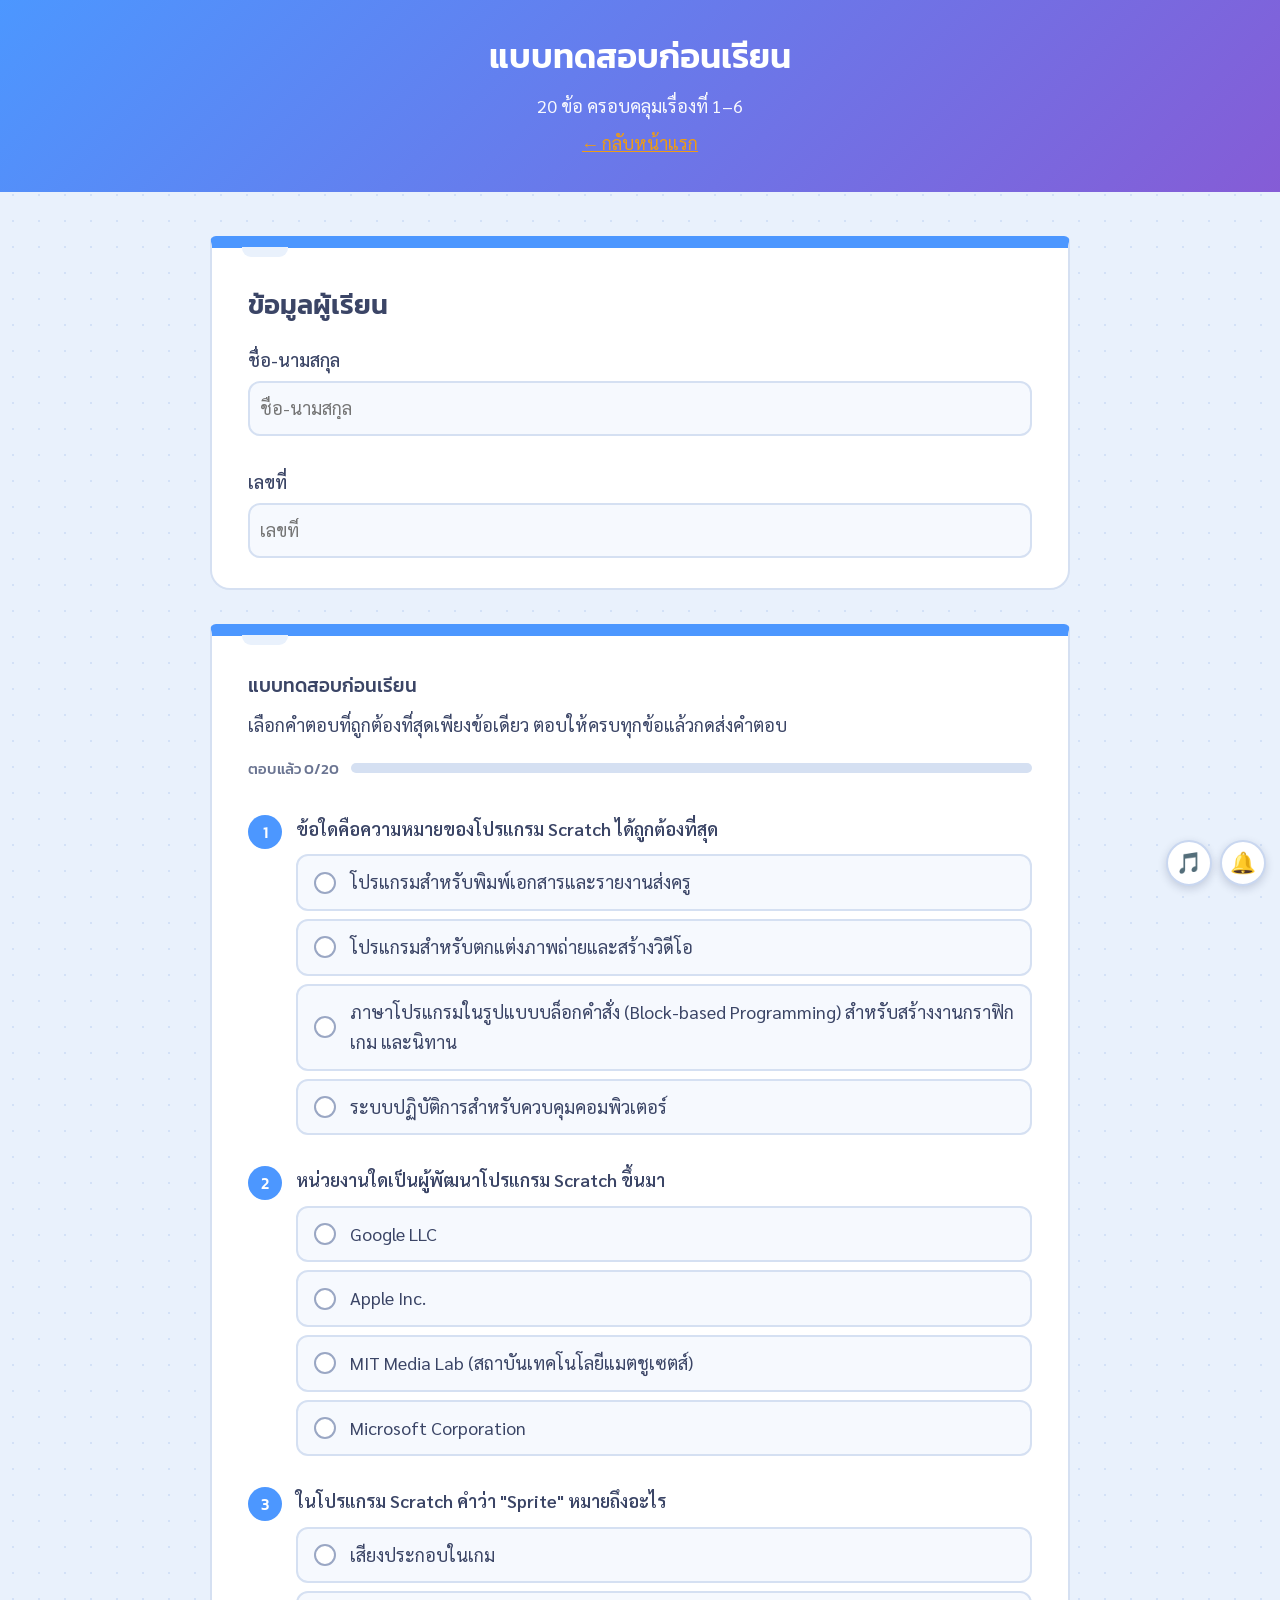
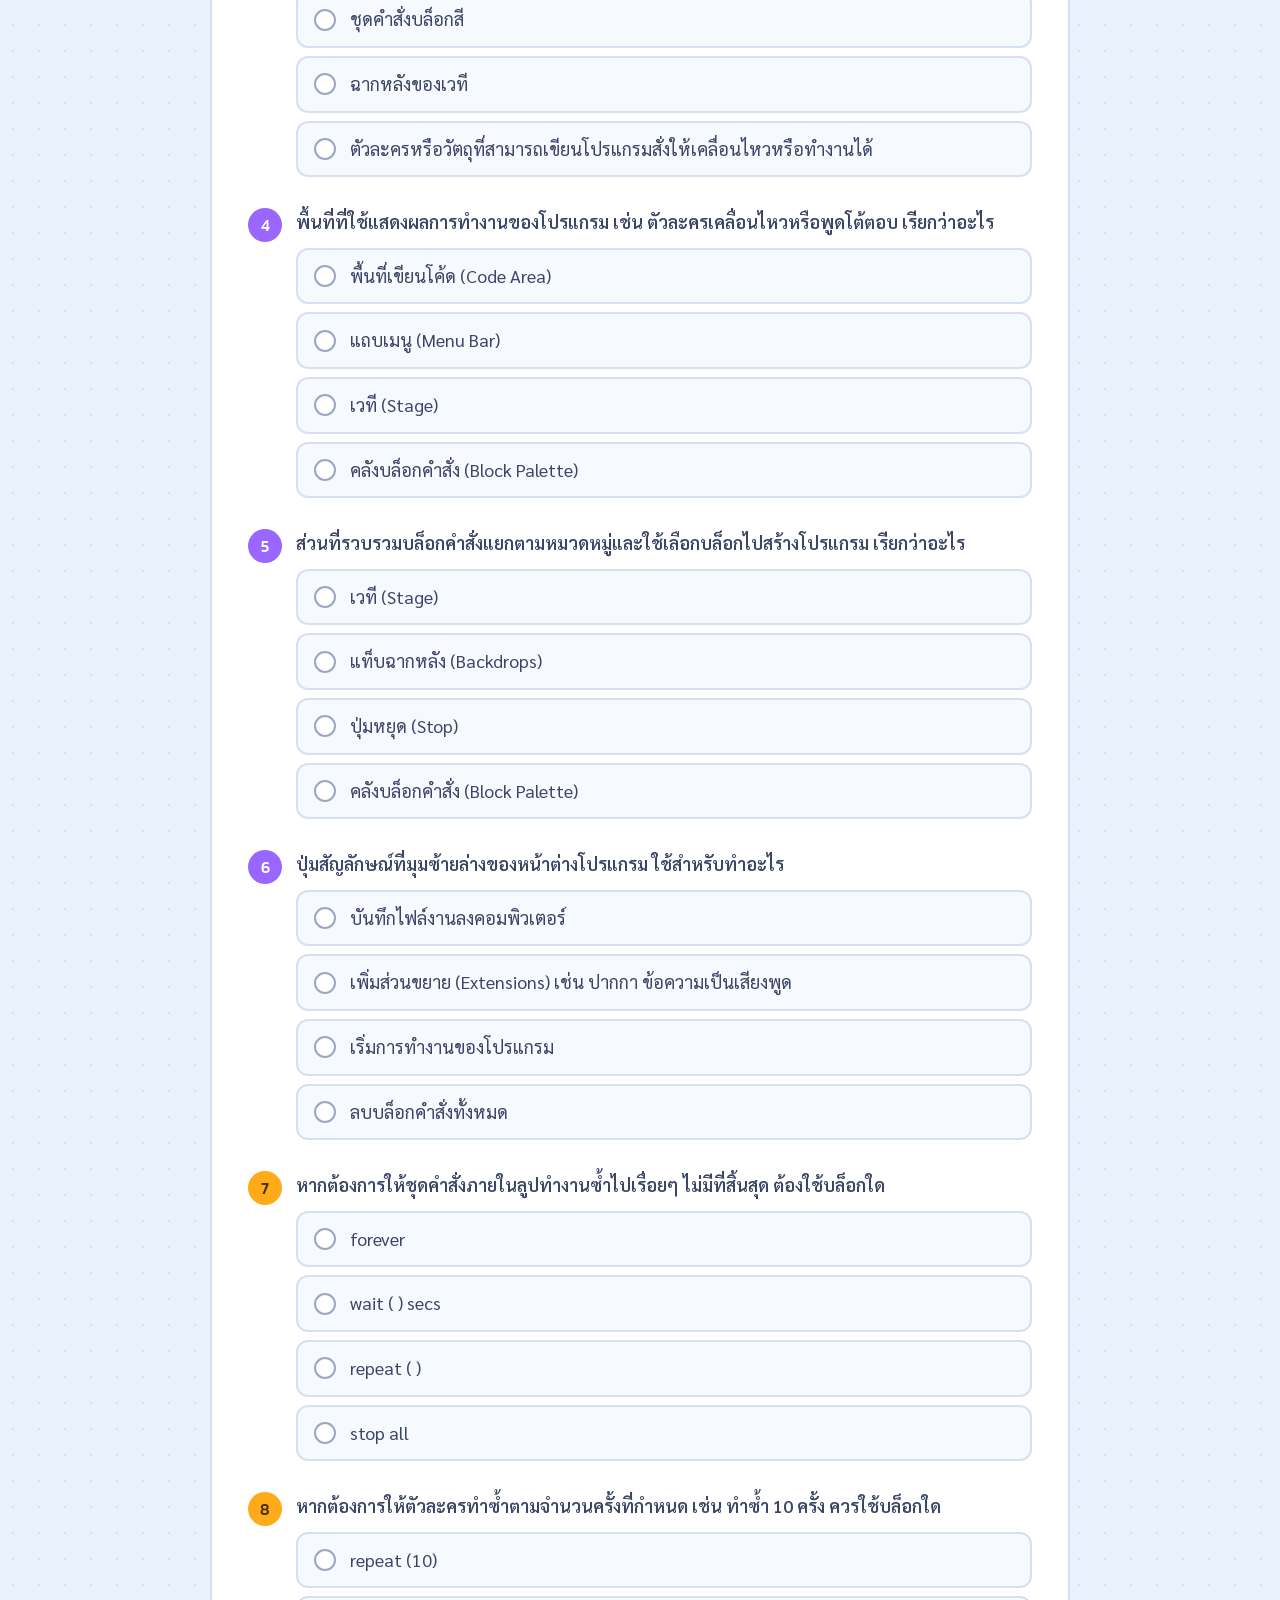
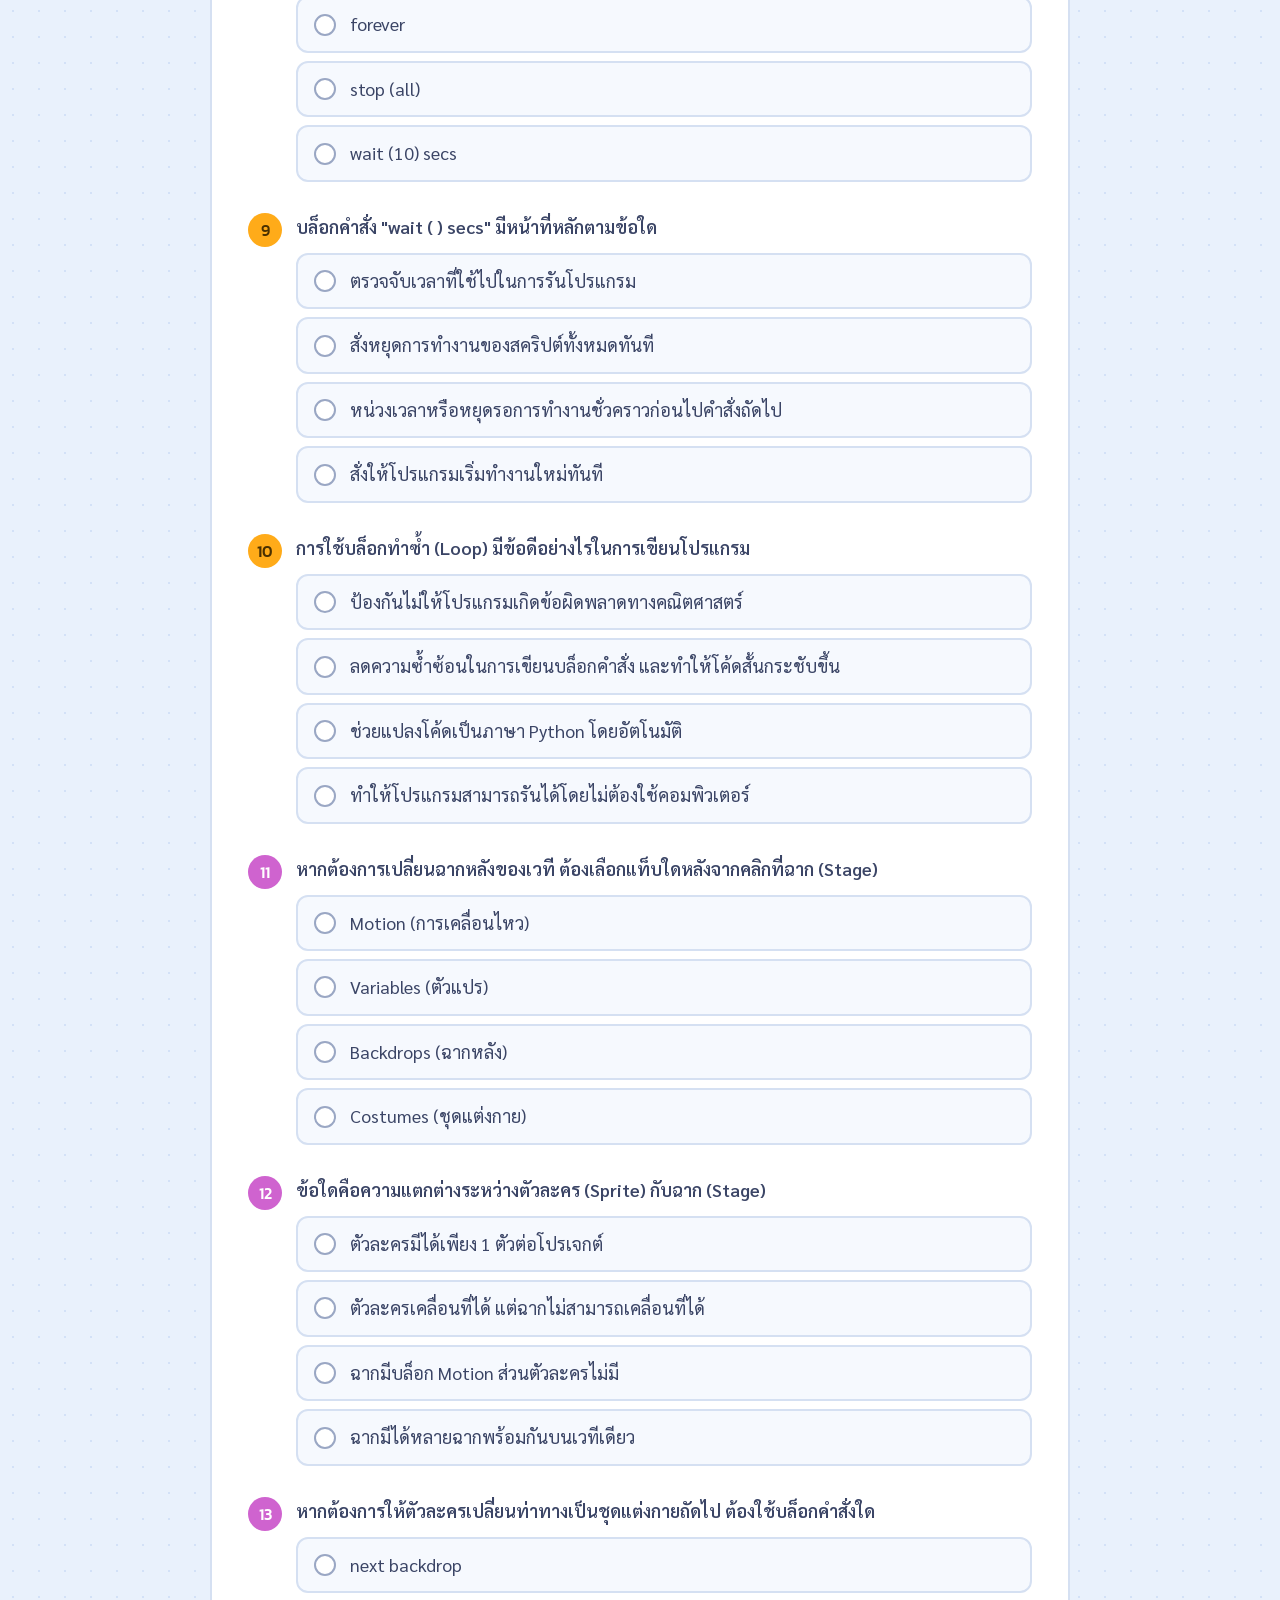
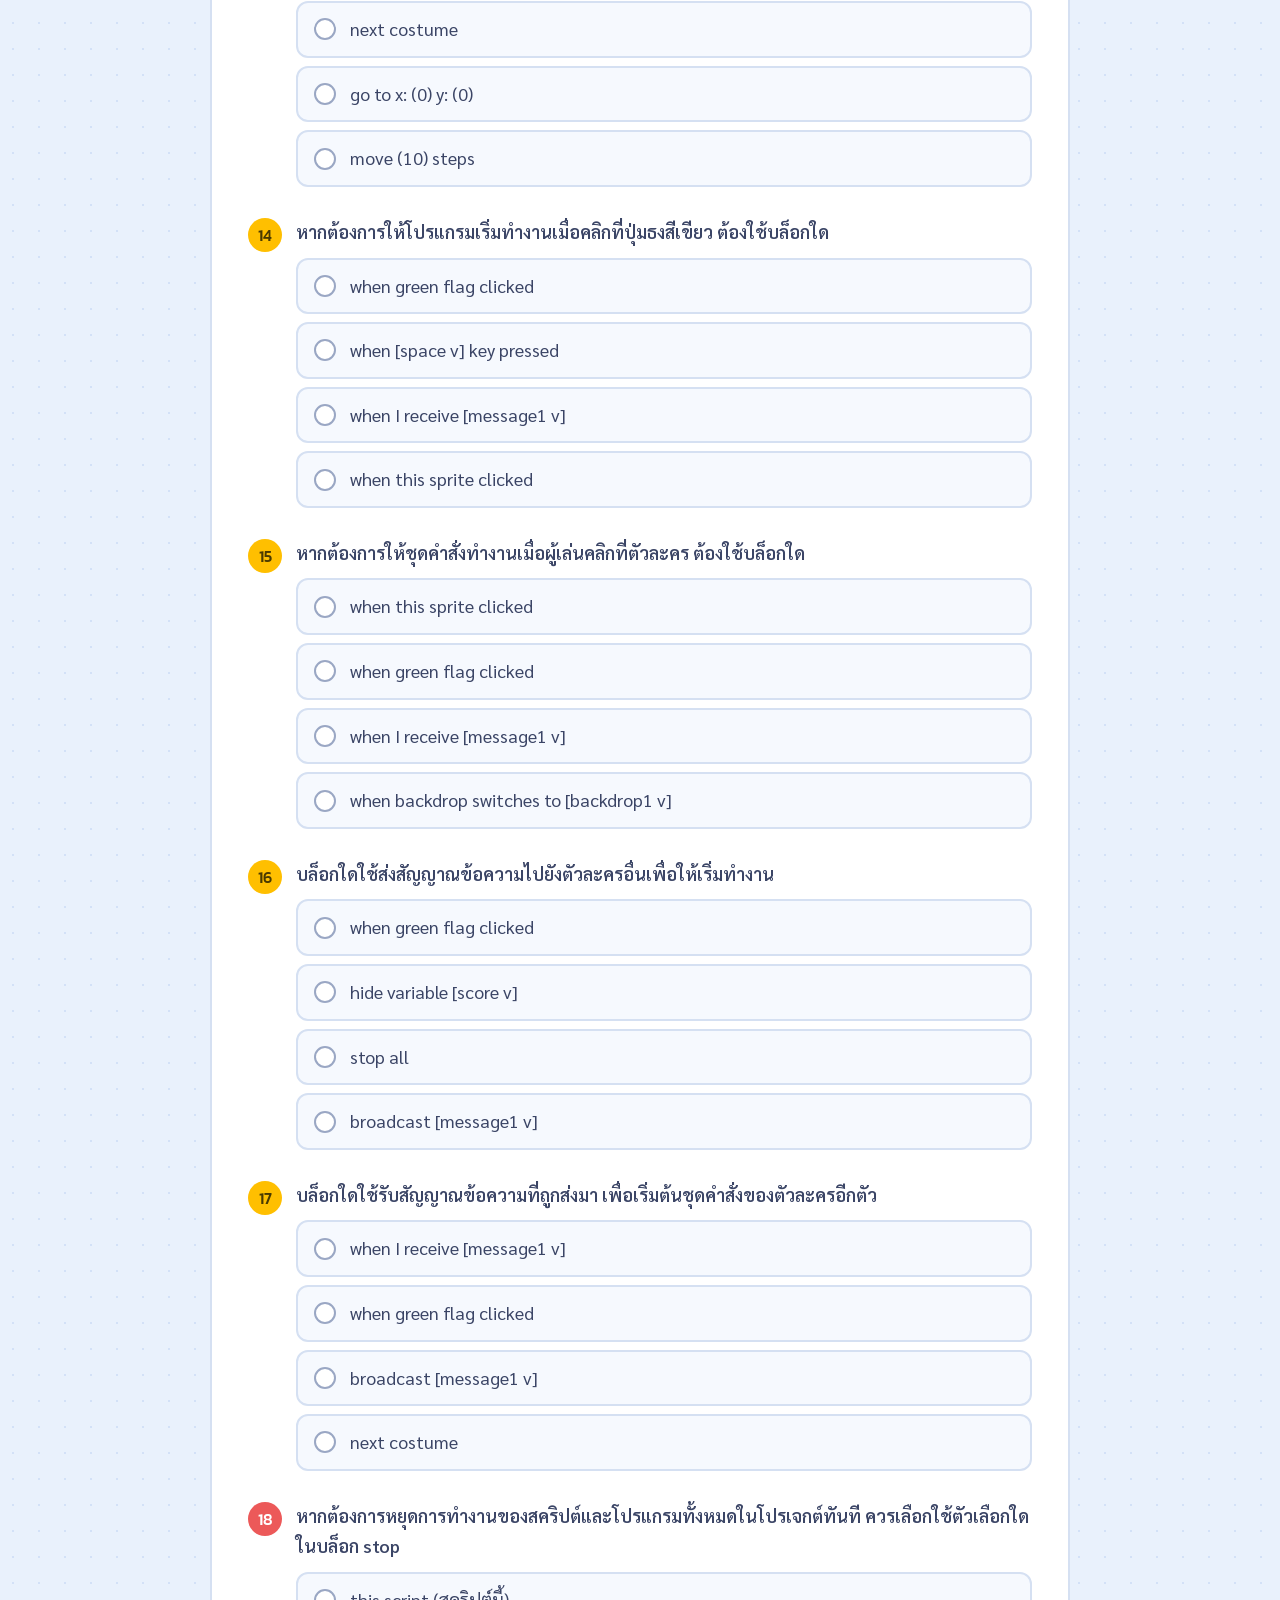
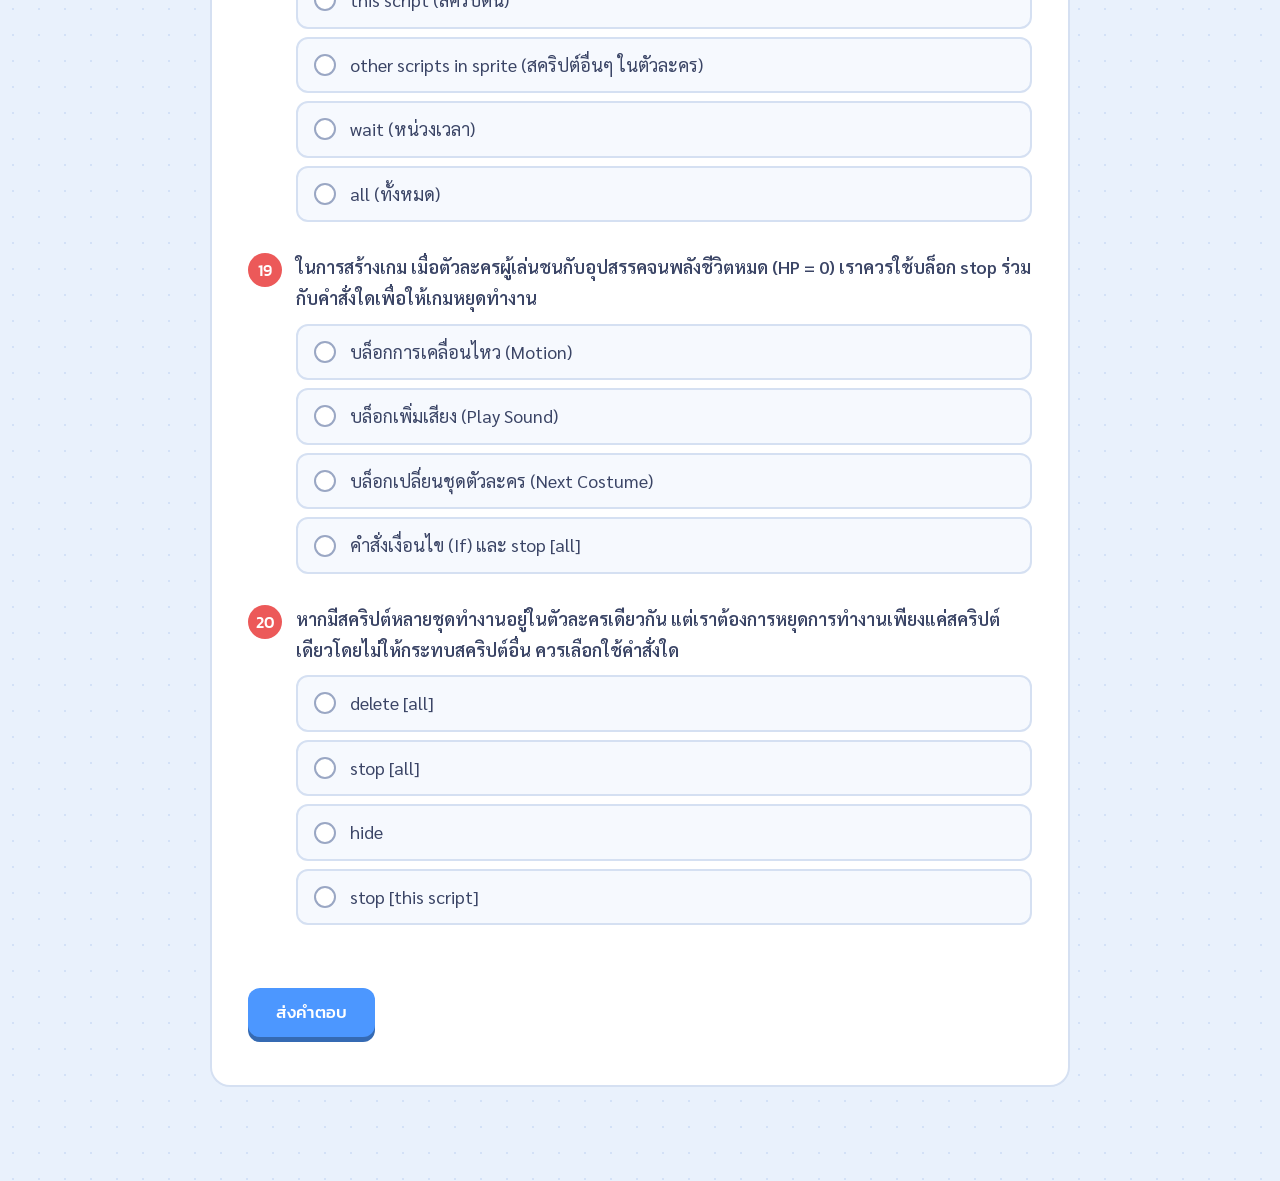
<file: test.html>
<!DOCTYPE html>
<html lang="th">
<head>
<meta charset="UTF-8">
<meta name="viewport" content="width=device-width, initial-scale=1.0">
<title>แบบทดสอบ Scratch (20 ข้อ)</title>
<link rel="stylesheet" href="scratch.css">
<script src="gate.js"></script>  
<style>
  .err:not(:empty){margin:16px 0 0;padding:12px 16px;background:#FFE9E9;border:2px solid #EC5959;border-radius:12px;color:#7A1F1F;font:500 1rem 'Kanit',sans-serif}
  .actions{display:flex;flex-wrap:wrap;gap:12px}
  button:disabled{opacity:.55;cursor:not-allowed}
  .sticky-prog{position:sticky;top:0;z-index:5;background:#fff;padding:10px 0 4px;margin:0 0 6px}
</style>
</head>
<body>

<header>
  <h1 id="title">แบบทดสอบก่อนเรียน</h1>
  <p>20 ข้อ ครอบคลุมเรื่องที่ 1–6</p>
  <p><a href="index.html" style="color:#F59E0B">← กลับหน้าแรก</a></p>
</header>

<div class="container">
  <div class="card">
    <h2>ข้อมูลผู้เรียน</h2>
    <label for="name">ชื่อ-นามสกุล</label>
    <input id="name" type="text" placeholder="ชื่อ-นามสกุล" style="width:100%;padding:10px;box-sizing:border-box;">
    <br><br>
    <label for="number">เลขที่</label>
    <input id="number" type="number" placeholder="เลขที่" style="width:100%;padding:10px;box-sizing:border-box;">
  </div>

  <div class="card" id="testCard">
    <h3 id="testHeading">แบบทดสอบก่อนเรียน</h3>
    <p style="margin:0">เลือกคำตอบที่ถูกต้องที่สุดเพียงข้อเดียว ตอบให้ครบทุกข้อแล้วกดส่งคำตอบ</p>
    <div class="sticky-prog">
      <div class="prog"><span id="progText">ตอบแล้ว 0/20</span><div class="bar"><i id="progBar"></i></div></div>
    </div>
    <div id="questions"></div>
    <p class="err" id="err" role="alert"></p>
    <br>
    <button type="button" id="submitBtn">ส่งคำตอบ</button>
    <p id="result" class="result"></p>
    <div id="after" class="actions"></div>
  </div>
</div>

<script>
var DATA = [{"u": 1, "q": "ข้อใดคือความหมายของโปรแกรม Scratch ได้ถูกต้องที่สุด", "o": ["ภาษาโปรแกรมในรูปแบบบล็อกคำสั่ง (Block-based Programming) สำหรับสร้างงานกราฟิก เกม และนิทาน", "โปรแกรมสำหรับพิมพ์เอกสารและรายงานส่งครู", "โปรแกรมสำหรับตกแต่งภาพถ่ายและสร้างวิดีโอ", "ระบบปฏิบัติการสำหรับควบคุมคอมพิวเตอร์"]}, {"u": 1, "q": "หน่วยงานใดเป็นผู้พัฒนาโปรแกรม Scratch ขึ้นมา", "o": ["MIT Media Lab (สถาบันเทคโนโลยีแมตชูเซตส์)", "Microsoft Corporation", "Google LLC", "Apple Inc."]}, {"u": 1, "q": "ในโปรแกรม Scratch คำว่า \"Sprite\" หมายถึงอะไร", "o": ["ตัวละครหรือวัตถุที่สามารถเขียนโปรแกรมสั่งให้เคลื่อนไหวหรือทำงานได้", "ฉากหลังของเวที", "เสียงประกอบในเกม", "ชุดคำสั่งบล็อกสี"]}, {"u": 2, "q": "พื้นที่ที่ใช้แสดงผลการทำงานของโปรแกรม เช่น ตัวละครเคลื่อนไหวหรือพูดโต้ตอบ เรียกว่าอะไร", "o": ["เวที (Stage)", "พื้นที่เขียนโค้ด (Code Area)", "คลังบล็อกคำสั่ง (Block Palette)", "แถบเมนู (Menu Bar)"]}, {"u": 2, "q": "ส่วนที่รวบรวมบล็อกคำสั่งแยกตามหมวดหมู่และใช้เลือกบล็อกไปสร้างโปรแกรม เรียกว่าอะไร", "o": ["คลังบล็อกคำสั่ง (Block Palette)", "เวที (Stage)", "แท็บฉากหลัง (Backdrops)", "ปุ่มหยุด (Stop)"]}, {"u": 2, "q": "ปุ่มสัญลักษณ์ที่มุมซ้ายล่างของหน้าต่างโปรแกรม ใช้สำหรับทำอะไร", "o": ["เพิ่มส่วนขยาย (Extensions) เช่น ปากกา ข้อความเป็นเสียงพูด", "บันทึกไฟล์งานลงคอมพิวเตอร์", "เริ่มการทำงานของโปรแกรม", "ลบบล็อกคำสั่งทั้งหมด"]}, {"u": 3, "q": "หากต้องการให้ชุดคำสั่งภายในลูปทำงานซ้ำไปเรื่อยๆ ไม่มีที่สิ้นสุด ต้องใช้บล็อกใด", "o": ["forever", "repeat ( )", "wait ( ) secs", "stop all"]}, {"u": 3, "q": "หากต้องการให้ตัวละครทำซ้ำตามจำนวนครั้งที่กำหนด เช่น ทำซ้ำ 10 ครั้ง ควรใช้บล็อกใด", "o": ["repeat (10)", "forever", "wait (10) secs", "stop (all)"]}, {"u": 3, "q": "บล็อกคำสั่ง \"wait ( ) secs\" มีหน้าที่หลักตามข้อใด", "o": ["หน่วงเวลาหรือหยุดรอการทำงานชั่วคราวก่อนไปคำสั่งถัดไป", "สั่งให้โปรแกรมเริ่มทำงานใหม่ทันที", "สั่งหยุดการทำงานของสคริปต์ทั้งหมดทันที", "ตรวจจับเวลาที่ใช้ไปในการรันโปรแกรม"]}, {"u": 3, "q": "การใช้บล็อกทำซ้ำ (Loop) มีข้อดีอย่างไรในการเขียนโปรแกรม", "o": ["ลดความซ้ำซ้อนในการเขียนบล็อกคำสั่ง และทำให้โค้ดสั้นกระชับขึ้น", "ทำให้โปรแกรมสามารถรันได้โดยไม่ต้องใช้คอมพิวเตอร์", "ช่วยแปลงโค้ดเป็นภาษา Python โดยอัตโนมัติ", "ป้องกันไม่ให้โปรแกรมเกิดข้อผิดพลาดทางคณิตศาสตร์"]}, {"u": 4, "q": "หากต้องการเปลี่ยนฉากหลังของเวที ต้องเลือกแท็บใดหลังจากคลิกที่ฉาก (Stage)", "o": ["Backdrops (ฉากหลัง)", "Costumes (ชุดแต่งกาย)", "Motion (การเคลื่อนไหว)", "Variables (ตัวแปร)"]}, {"u": 4, "q": "ข้อใดคือความแตกต่างระหว่างตัวละคร (Sprite) กับฉาก (Stage)", "o": ["ตัวละครเคลื่อนที่ได้ แต่ฉากไม่สามารถเคลื่อนที่ได้", "ฉากมีบล็อก Motion ส่วนตัวละครไม่มี", "ตัวละครมีได้เพียง 1 ตัวต่อโปรเจกต์", "ฉากมีได้หลายฉากพร้อมกันบนเวทีเดียว"]}, {"u": 4, "q": "หากต้องการให้ตัวละครเปลี่ยนท่าทางเป็นชุดแต่งกายถัดไป ต้องใช้บล็อกคำสั่งใด", "o": ["next costume", "next backdrop", "move (10) steps", "go to x: (0) y: (0)"]}, {"u": 5, "q": "หากต้องการให้โปรแกรมเริ่มทำงานเมื่อคลิกที่ปุ่มธงสีเขียว ต้องใช้บล็อกใด", "o": ["when green flag clicked", "when this sprite clicked", "when [space v] key pressed", "when I receive [message1 v]"]}, {"u": 5, "q": "หากต้องการให้ชุดคำสั่งทำงานเมื่อผู้เล่นคลิกที่ตัวละคร ต้องใช้บล็อกใด", "o": ["when this sprite clicked", "when green flag clicked", "when backdrop switches to [backdrop1 v]", "when I receive [message1 v]"]}, {"u": 5, "q": "บล็อกใดใช้ส่งสัญญาณข้อความไปยังตัวละครอื่นเพื่อให้เริ่มทำงาน", "o": ["broadcast [message1 v]", "when green flag clicked", "stop all", "hide variable [score v]"]}, {"u": 5, "q": "บล็อกใดใช้รับสัญญาณข้อความที่ถูกส่งมา เพื่อเริ่มต้นชุดคำสั่งของตัวละครอีกตัว", "o": ["when I receive [message1 v]", "broadcast [message1 v]", "when green flag clicked", "next costume"]}, {"u": 6, "q": "หากต้องการหยุดการทำงานของสคริปต์และโปรแกรมทั้งหมดในโปรเจกต์ทันที ควรเลือกใช้ตัวเลือกใดในบล็อก stop", "o": ["all (ทั้งหมด)", "this script (สคริปต์นี้)", "other scripts in sprite (สคริปต์อื่นๆ ในตัวละคร)", "wait (หน่วงเวลา)"]}, {"u": 6, "q": "ในการสร้างเกม เมื่อตัวละครผู้เล่นชนกับอุปสรรคจนพลังชีวิตหมด (HP = 0) เราควรใช้บล็อก stop ร่วมกับคำสั่งใดเพื่อให้เกมหยุดทำงาน", "o": ["คำสั่งเงื่อนไข (If) และ stop [all]", "บล็อกการเคลื่อนไหว (Motion)", "บล็อกเปลี่ยนชุดตัวละคร (Next Costume)", "บล็อกเพิ่มเสียง (Play Sound)"]}, {"u": 6, "q": "หากมีสคริปต์หลายชุดทำงานอยู่ในตัวละครเดียวกัน แต่เราต้องการหยุดการทำงานเพียงแค่สคริปต์เดียวโดยไม่ให้กระทบสคริปต์อื่น ควรเลือกใช้คำสั่งใด", "o": ["stop [this script]", "stop [all]", "delete [all]", "hide"]}];
var COLORS = {1:['#4C97FF','#fff'],2:['#9966FF','#fff'],3:['#FFAB19','#4A3000'],4:['#CF63CF','#fff'],5:['#FFBF00','#4A3A00'],6:['#EC5959','#fff']};
var SHEET_URL = "https://script.google.com/macros/s/AKfycbz1EZolD0bokrEcEutHh78Ph5d1yvvAEq-Cuda6ycjVNAvYmkUXVk_HsUHRM3xbmWpx/exec";
var KEY = 'scratchOverallPre';
var TYPE = new URLSearchParams(location.search).get('type') === 'post' ? 'post' : 'pre';
var LABEL = TYPE === 'post' ? 'แบบทดสอบหลังเรียน' : 'แบบทดสอบก่อนเรียน';
var TOTAL = DATA.length, sent = false;

document.title = LABEL + ' Scratch (' + TOTAL + ' ข้อ)';
if (TYPE === 'post') {
  var gate = postTestStatus();
  if (!gate.unlocked) {
    var cont = document.querySelector('.container');
    cont.style.display = 'none';
    var lock = document.createElement('div');
    lock.className = 'container';
    lock.innerHTML = '<div class="card"><h2>🔒 ยังทำแบบทดสอบหลังเรียนไม่ได้</h2>' +
      '<p>ต้องทำสิ่งต่อไปนี้ให้เสร็จก่อน</p><ul>' +
      postTestNeeds(gate).map(function (t) { return '<li>' + t + '</li>'; }).join('') +
      '</ul><div class="actions"><button type="button" onclick="location.href=\'lesson.html\'">ไปที่บทเรียน</button>' +
      '<button type="button" onclick="location.href=\'index.html\'">กลับหน้าแรก</button></div></div>';
    cont.parentNode.insertBefore(lock, cont);
  }
}
document.getElementById('title').textContent = LABEL;
document.getElementById('testHeading').textContent = LABEL;

function shuffle(a) {
  a = a.slice();
  for (var i = a.length - 1; i > 0; i--) {
    var j = Math.floor(Math.random() * (i + 1)), t = a[i]; a[i] = a[j]; a[j] = t;
  }
  return a;
}

// ลำดับข้อคงที่ (เรียงตามเรื่อง) แต่สลับลำดับตัวเลือกทุกครั้งที่เปิดหน้า
var box = document.getElementById('questions');
DATA.forEach(function (d, i) {
  var wrap = document.createElement('div');
  var c = COLORS[d.u];
  wrap.style.setProperty('--unit', c[0]);
  wrap.style.setProperty('--unit-ink', c[1]);
  var html = '<p class="q"><span class="qn">' + (i + 1) + '</span>' + d.q + '</p>';
  var opts = d.o.map(function (t, k) { return { t: t, ok: k === 0 ? 1 : 0 }; });
  shuffle(opts).forEach(function (o) {
    html += '<label class="opt"><input type="radio" name="q' + i + '" value="' + o.ok + '"><span class="opt-text">' + o.t + '</span></label>';
  });
  wrap.innerHTML = html;
  box.appendChild(wrap);
});

function answered() {
  return DATA.filter(function (d, i) { return document.querySelector('input[name="q' + i + '"]:checked'); }).length;
}
// ผลตอบทันที (เขียว=ถูก, แดง=ผิด) และล็อกข้อที่ตอบแล้ว
// ตั้งเป็น true ถ้าต้องการให้แสดงสีในแบบทดสอบก่อนเรียนด้วย
var FEEDBACK_PRE = true;
var FEEDBACK = (TYPE === 'post') || FEEDBACK_PRE;
function showAnswerColor(t) {
  var group = document.querySelectorAll('input[name="' + t.name + '"]');
  group.forEach(function (r) { r.disabled = true; var l = r.closest('label'); if (l) l.classList.add('locked'); });
  var lab = t.closest('label');
  if (lab) lab.classList.add(t.value === '1' ? 'is-correct' : 'is-wrong');
  if (TYPE === 'post' && t.value !== '1') {
  group.forEach(function (r) {
    if (r.value === '1') { var c = r.closest('label'); if (c) c.classList.add('is-correct'); }
  });
}
}
document.getElementById('questions').addEventListener('change', function (e) {
  if (FEEDBACK && e.target.type === 'radio') showAnswerColor(e.target);
});

document.getElementById('testCard').addEventListener('change', function () {
  var n = answered();
  document.getElementById('progText').textContent = 'ตอบแล้ว ' + n + '/' + TOTAL;
  document.getElementById('progBar').style.width = (n / TOTAL * 100) + '%';
  document.getElementById('err').textContent = '';
});

document.getElementById('submitBtn').addEventListener('click', function () {
  if (sent) return;
  var name = document.getElementById('name').value.trim();
  var number = document.getElementById('number').value.trim();
  var err = document.getElementById('err');
  if (!name || !number) {
    err.textContent = 'กรุณากรอกชื่อ-นามสกุลและเลขที่ให้ครบ';
    document.getElementById('name').scrollIntoView({ behavior: 'smooth', block: 'center' });
    return;
  }
  var left = TOTAL - answered();
  if (left > 0) {
    err.textContent = 'ยังตอบไม่ครบ เหลืออีก ' + left + ' ข้อ';
    return;
  }
  var score = 0;
  document.querySelectorAll('#questions input:checked').forEach(function (e) { score += parseInt(e.value, 10); });
  sent = true;
  this.disabled = true;
  document.querySelectorAll('#questions input').forEach(function (e) { e.disabled = true; });

  var pre = 0, saved = null;
  try { saved = JSON.parse(localStorage.getItem(KEY) || 'null'); } catch (e) {}
  var matched = !!(saved && saved.name === name && saved.number === number);
  if (TYPE === 'pre') {
    pre = score;
    try { localStorage.setItem(KEY, JSON.stringify({ score: score, name: name, number: number })); } catch (e) {}
  } else if (matched) {
    pre = saved.score;
  }

  var data = {
    unit: 'all',
    name: name,
    number: number,
    pretest: pre,
    posttest: TYPE === 'post' ? score : 0,
    q1: ''
  };
  fetch(SHEET_URL, { method: 'POST', body: JSON.stringify(data) }).catch(function () {});

  var res = document.getElementById('result');
  var msg = 'คะแนน' + (TYPE === 'post' ? 'หลังเรียน' : 'ก่อนเรียน') + ' = ' + score + ' / ' + TOTAL;
  if (TYPE === 'post' && matched) msg += '<br>คะแนนก่อนเรียน = ' + pre + ' / ' + TOTAL;
  res.innerHTML = msg + '<br>บันทึกข้อมูลเรียบร้อย ขอบคุณ ' + name.replace(/</g, '&lt;');

  var after = document.getElementById('after');
  after.innerHTML = TYPE === 'pre'
    ? '<button type="button" id="goBtn">เริ่มเรียนบทเรียน</button>'
    : '<button type="button" id="goBtn">กลับหน้าแรก</button>';
  document.getElementById('goBtn').addEventListener('click', function () {
    location.href = TYPE === 'pre' ? 'lesson.html' : 'index.html';
  });
  res.scrollIntoView({ behavior: 'smooth', block: 'center' });
});
</script>
<script src="sound.js"></script>
</body>
</html>
</file>
<file: scratch.css>
/* ===== ธีม WBI Scratch: หน้าตาแบบบล็อก Scratch ===== */
@import url('https://fonts.googleapis.com/css2?family=Kanit:wght@400;500;600&family=Sarabun:wght@400;500;600&display=swap');

:root{
  --page:#E9F1FC; --ink:#3B4566; --muted:#6B7592; --line:#D5E0F2; --soft:#F6F9FE;
  --unit:#4C97FF; --unit-ink:#fff;
}
body{
  font-family:'Sarabun',sans-serif; font-size:18px; line-height:1.7; color:var(--ink);
  background-color:var(--page);
  background-image:radial-gradient(#D3E1F7 1.5px,transparent 1.5px);
  background-size:26px 26px;
}
h1,h2,h3,button{font-family:'Kanit',sans-serif}
h2{font-size:1.7rem;font-weight:600;margin:0 0 .6em;color:var(--ink)}
h3{font-size:1.2rem;font-weight:500;margin:1.4em 0 .4em;color:var(--ink)}

/* การ์ด = บล็อก Scratch: แถบสีด้านบน + รอยบากเหมือนชิ้นต่อ */
.card{
  position:relative; background:#fff; max-width:820px; margin:34px auto;
  padding:34px 36px 30px; border:2px solid var(--line); border-top:12px solid var(--unit);
  border-radius:6px 6px 20px 20px;
}
.card::before{
  content:""; position:absolute; top:-1px; left:30px; width:46px; height:10px;
  background:var(--page); border-radius:0 0 9px 9px;
}
.card>h2:first-child,.card>h3:first-child{margin-top:0}

/* คำถาม */
p.q{position:relative;margin:30px 0 10px;padding-left:48px;font-weight:600;color:var(--ink)}
.qn{
  position:absolute;left:0;top:1px;width:34px;height:34px;border-radius:50%;
  background:var(--unit);color:var(--unit-ink);font:500 1rem/34px 'Kanit',sans-serif;text-align:center;
}

/* ตัวเลือก: กดได้ทั้งแถบ */
label.opt{
  display:flex;align-items:center;gap:14px;margin:8px 0 8px 48px;padding:11px 16px;
  background:var(--soft);border:2px solid var(--line);border-radius:12px;cursor:pointer;
  transition:border-color .12s,background .12s;
}
label.opt:hover{border-color:var(--unit)}
label.opt:has(input:checked){border-color:var(--unit);background:color-mix(in srgb,var(--unit) 12%,#fff)}
label.opt input{
  appearance:none;-webkit-appearance:none;flex:none;width:22px;height:22px;margin:0;
  border:2px solid #9AA7C4;border-radius:50%;background:#fff;
}
label.opt input:checked{border-color:var(--unit);background:radial-gradient(var(--unit) 0 45%,#fff 50%)}
label.opt:has(input:focus-visible){outline:3px solid color-mix(in srgb,var(--unit) 50%,transparent);outline-offset:2px}
label.opt .opt-text{flex:1}
label.opt code{font-size:.9em}

/* แถบความคืบหน้า */
.prog{display:flex;align-items:center;gap:12px;margin:6px 0 0;font:500 .95rem 'Kanit',sans-serif;color:var(--muted)}
.prog .bar{flex:1;height:10px;background:var(--line);border-radius:99px;overflow:hidden}
.prog .bar i{display:block;height:100%;width:0;background:var(--unit);border-radius:99px;transition:width .25s}

/* ปุ่มแบบกดแล้วยุบ */
button{
  font-size:1.05rem;font-weight:500;color:var(--unit-ink);background:var(--unit);
  border:0;border-radius:12px;padding:12px 28px;margin-top:14px;cursor:pointer;
  box-shadow:0 5px 0 color-mix(in srgb,var(--unit) 70%,#000);transition:transform .08s,box-shadow .08s;
}
button:hover{filter:brightness(1.05)}
button:active{transform:translateY(4px);box-shadow:0 1px 0 color-mix(in srgb,var(--unit) 70%,#000)}
button:focus-visible{outline:3px solid var(--ink);outline-offset:3px}

/* ผลคะแนน */
.result{margin:18px 0 0;font:500 1.15rem 'Kanit',sans-serif}
.result:not(:empty){padding:14px 18px;background:#FFF6D6;border:2px solid #FFBF00;border-radius:14px;color:#6A4B00}

/* เนื้อหาบทเรียน */
.card ul{padding-left:1.3em}
.card li{margin:.35em 0}
code{
  font:500 .88em ui-monospace,Menlo,Consolas,monospace;color:#2F3F78;
  background:#EEF3FF;border:1px solid #C9D7F0;border-radius:6px;padding:1px 8px;white-space:nowrap;
}
iframe{display:block;width:100%;height:auto;aspect-ratio:16/9;border:0;border-radius:14px;margin:12px 0}

@media (max-width:600px){
  body{font-size:17px}
  .card{margin:20px 12px;padding:26px 18px 22px}
  p.q{padding-left:42px} label.opt{margin-left:0}
}
@media (prefers-reduced-motion:reduce){*{transition:none!important}}

/* ===== โครงหน้า: หัวเว็บ แถบเลือกเรื่อง ช่องกรอก (ใช้แทน <style> เดิมทั้งหมด) ===== */
body{margin:0}
header{padding:28px 20px 34px;text-align:center;color:#fff;background:linear-gradient(135deg,#4C97FF 0%,#855CD6 100%)}
header h1{margin:0;font-size:2.1rem;font-weight:600;color:#fff}
header p{margin:6px 0 0;opacity:.95;color:#fff}
.unit-nav{position:sticky;top:0;z-index:10;display:flex;flex-wrap:wrap;justify-content:center;gap:8px;padding:10px 12px;background:rgba(255,255,255,.96);box-shadow:0 2px 0 var(--line)}
.unit-btn{--c:#4C97FF;--ci:#fff;margin:0;padding:7px 16px;font:500 .9rem 'Kanit',sans-serif;color:var(--ink);background:#fff;border:2px solid var(--c);border-radius:999px;box-shadow:none;text-decoration:none}
.unit-btn:nth-child(2){--c:#9966FF}.unit-btn:nth-child(3){--c:#FFAB19;--ci:#4A3000}.unit-btn:nth-child(4){--c:#CF63CF}.unit-btn:nth-child(5){--c:#FFBF00;--ci:#4A3A00}.unit-btn:nth-child(6){--c:#EC5959}
.unit-btn:hover{background:color-mix(in srgb,var(--c) 15%,#fff);filter:none}
.unit-btn.active{background:var(--c);color:var(--ci);font-weight:500}
.unit-btn:active{transform:none;box-shadow:none}
.container{max-width:860px;margin:0 auto;padding:10px 16px 60px}
.unit-section{display:none}
.unit-section.active{display:block}
input[type=text],input[type=number]{font:inherit;color:var(--ink);background:var(--soft);border:2px solid var(--line);border-radius:12px;margin-top:6px}
input[type=text]:focus,input[type=number]:focus{outline:none;border-color:#4C97FF;box-shadow:0 0 0 4px rgba(76,151,255,.2)}
.card label:not(.opt){font-weight:500}
/* ===== ตกแต่งหน้าบทเรียนตามเนื้อหา ===== */
.lesson-title{
  position:relative;margin:0 0 22px;padding:14px 22px;border-radius:14px;
  background:var(--unit);color:var(--unit-ink);box-shadow:0 5px 0 color-mix(in srgb,var(--unit) 70%,#000);
}
.lesson-title::after{content:"";position:absolute;left:26px;bottom:-14px;width:34px;height:10px;
  background:color-mix(in srgb,var(--unit) 70%,#000);border-radius:0 0 8px 8px}
.lesson-fig{margin:30px 0 8px;padding:14px;background:var(--soft);border:2px dashed var(--line);border-radius:16px}
.lesson-fig svg{display:block;width:100%;height:auto}
.lesson-fig figcaption{margin-top:8px;text-align:center;font-size:.92rem;color:var(--muted)}
.lesson-fig text{font-family:'Kanit',sans-serif}
[id^="u"][id*="lesson"] strong{
  background:linear-gradient(transparent 62%,color-mix(in srgb,var(--unit) 30%,transparent) 62%);
}
[id^="u"][id*="lesson"] h3{
  padding-left:14px;border-left:6px solid var(--unit);border-radius:2px
}

/* ผลตอบทันที: ข้อที่เลือกถูก = เขียว, ผิด = แดง */
label.opt.locked{cursor:default}
label.opt.locked:hover{border-color:inherit}
label.opt.is-correct,label.opt.is-correct:has(input:checked){border-color:#2E9E4F!important;background:#E6F7EA!important}
label.opt.is-wrong,label.opt.is-wrong:has(input:checked){border-color:#E04848!important;background:#FFE9E9!important}
label.opt.is-correct input:checked{border-color:#2E9E4F!important;background:radial-gradient(#2E9E4F 0 45%,#fff 50%)!important}
label.opt.is-wrong input:checked{border-color:#E04848!important;background:radial-gradient(#E04848 0 45%,#fff 50%)!important}
label.opt.is-correct .opt-text{color:#1B6B34;font-weight:500}
label.opt.is-wrong .opt-text{color:#9B2626;font-weight:500}
</file>
